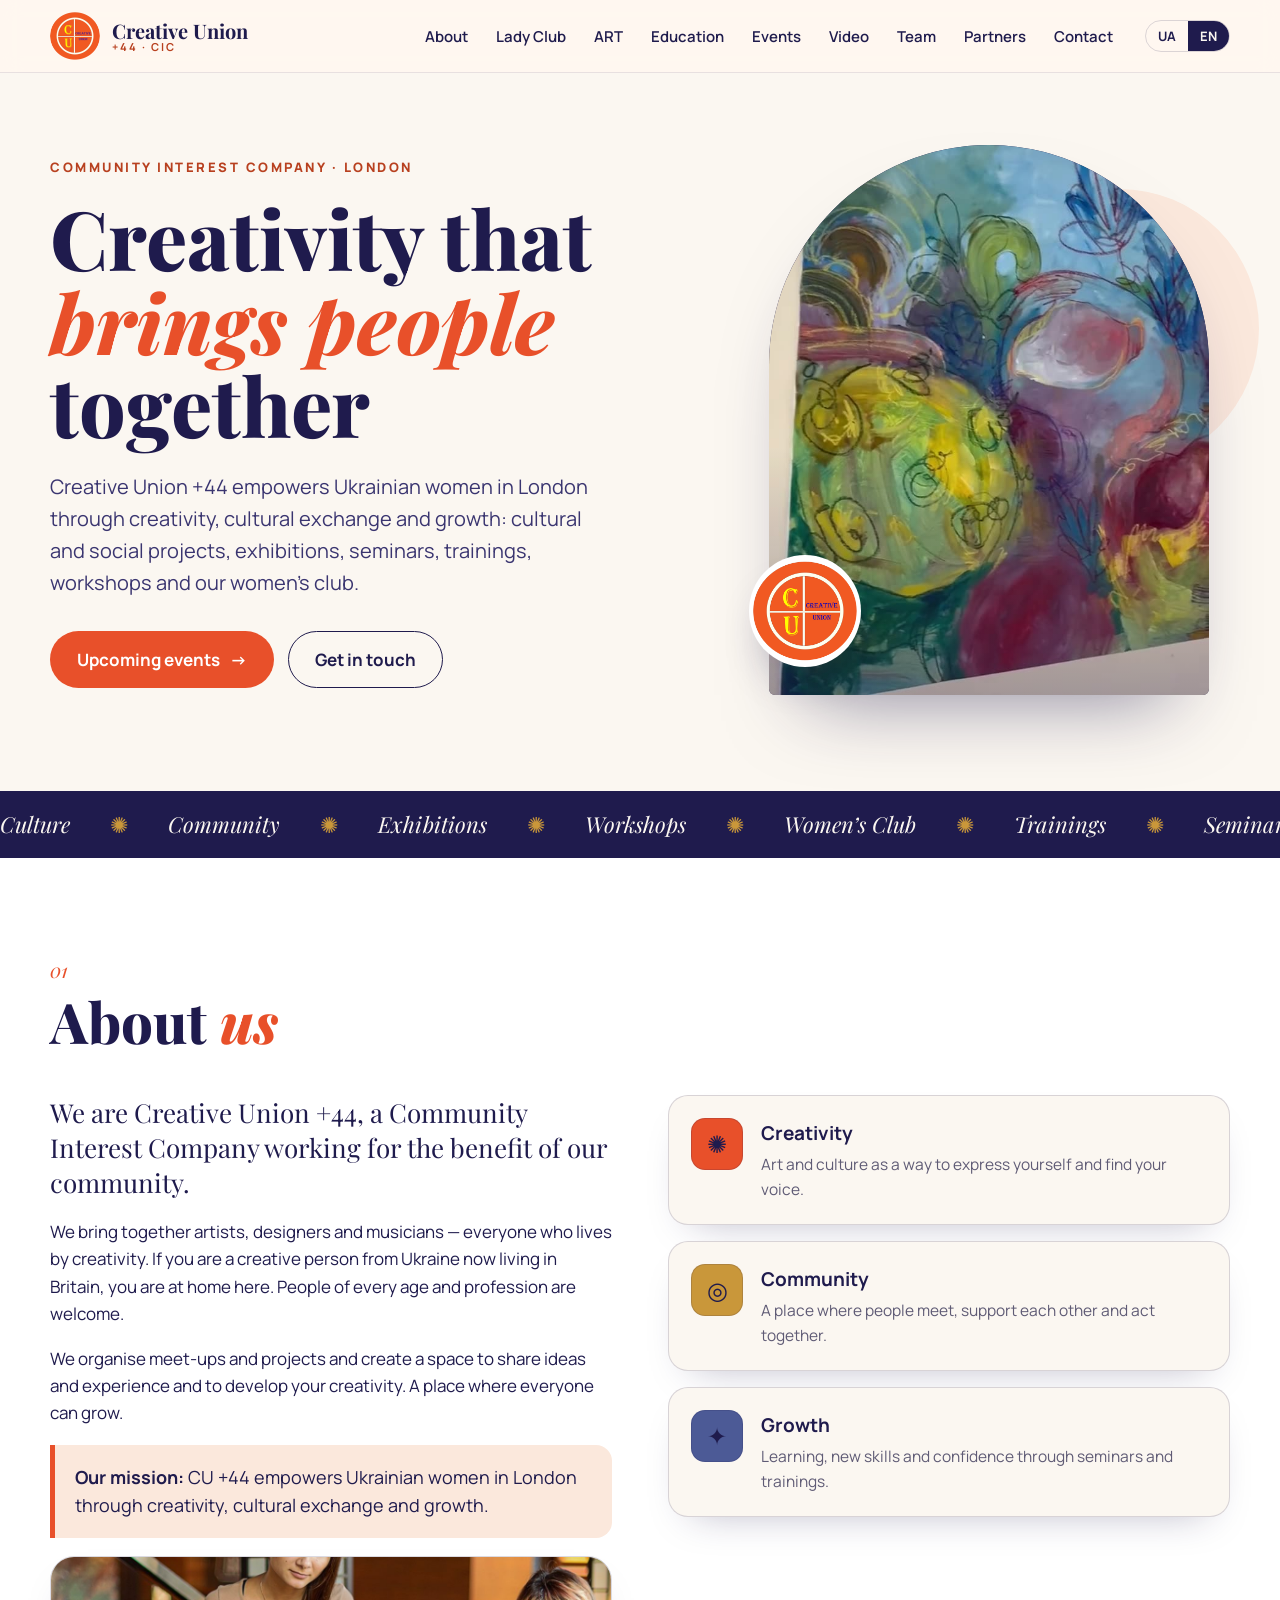
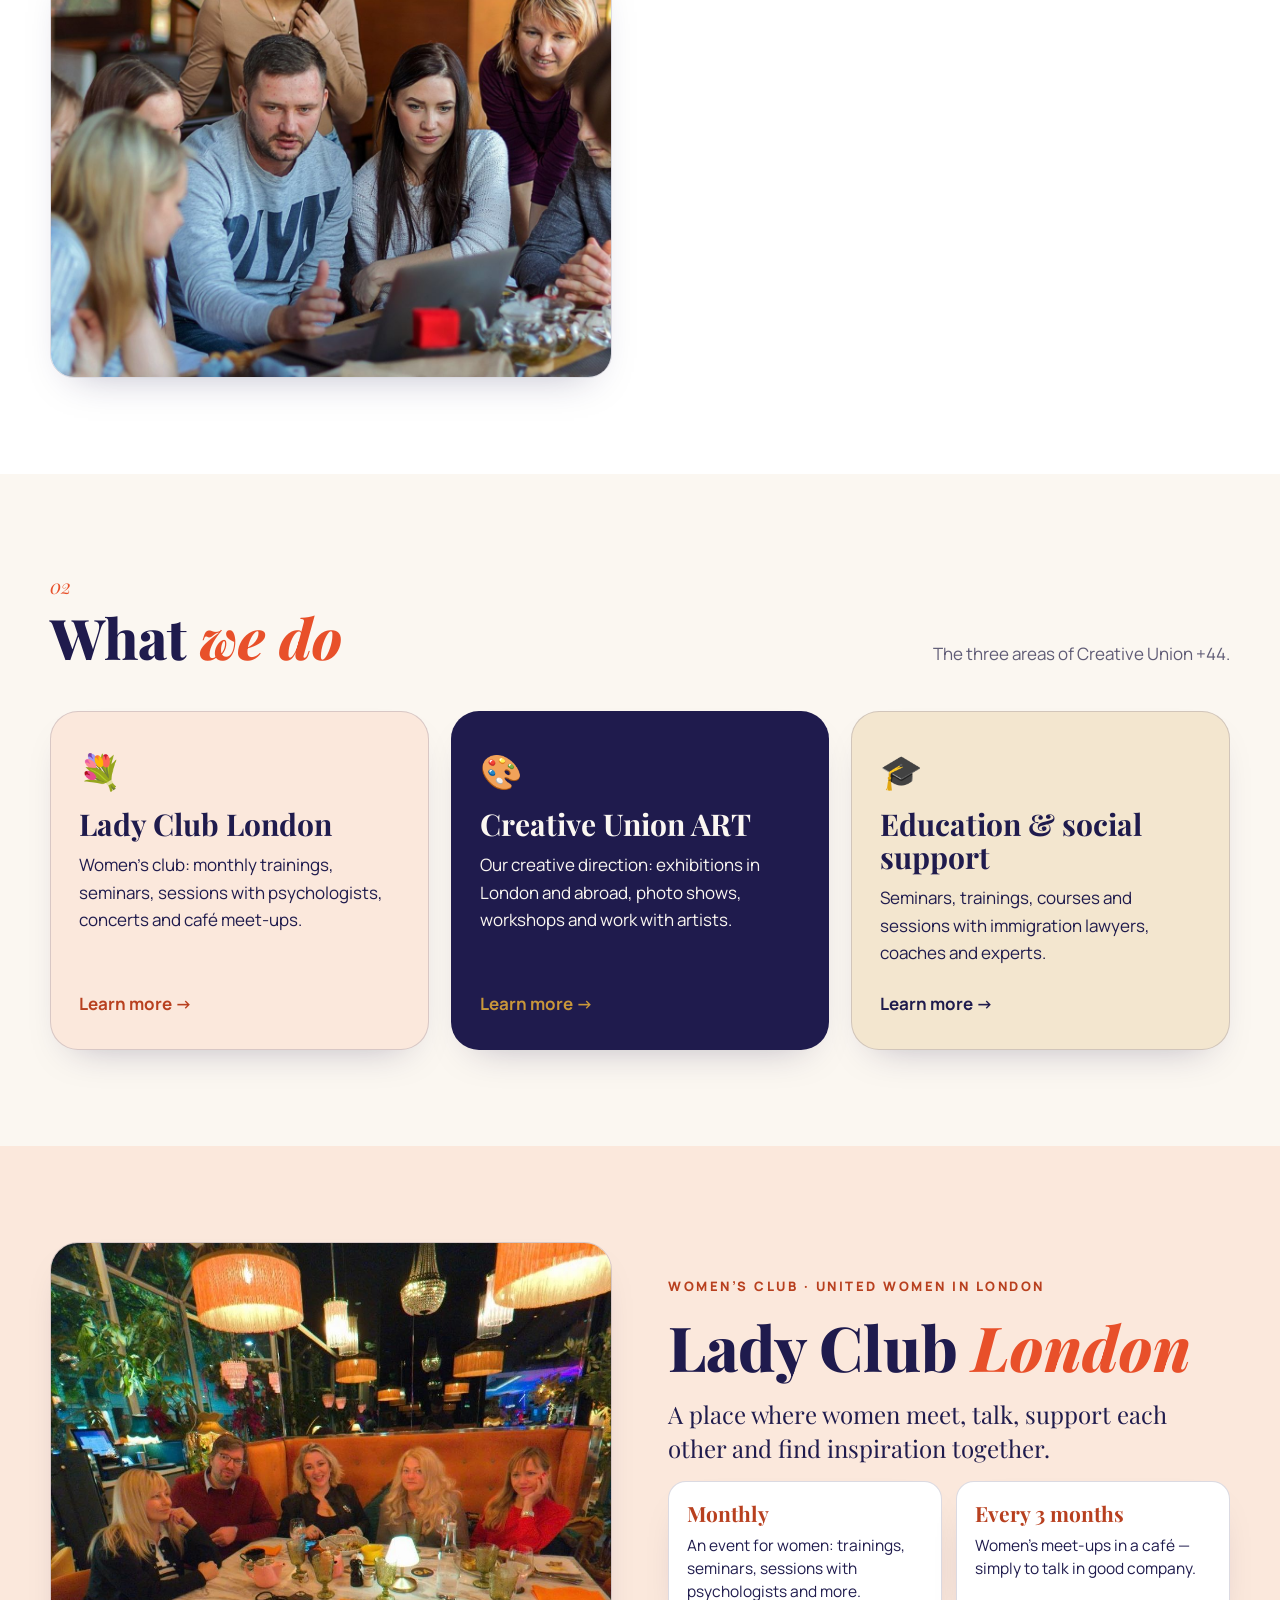
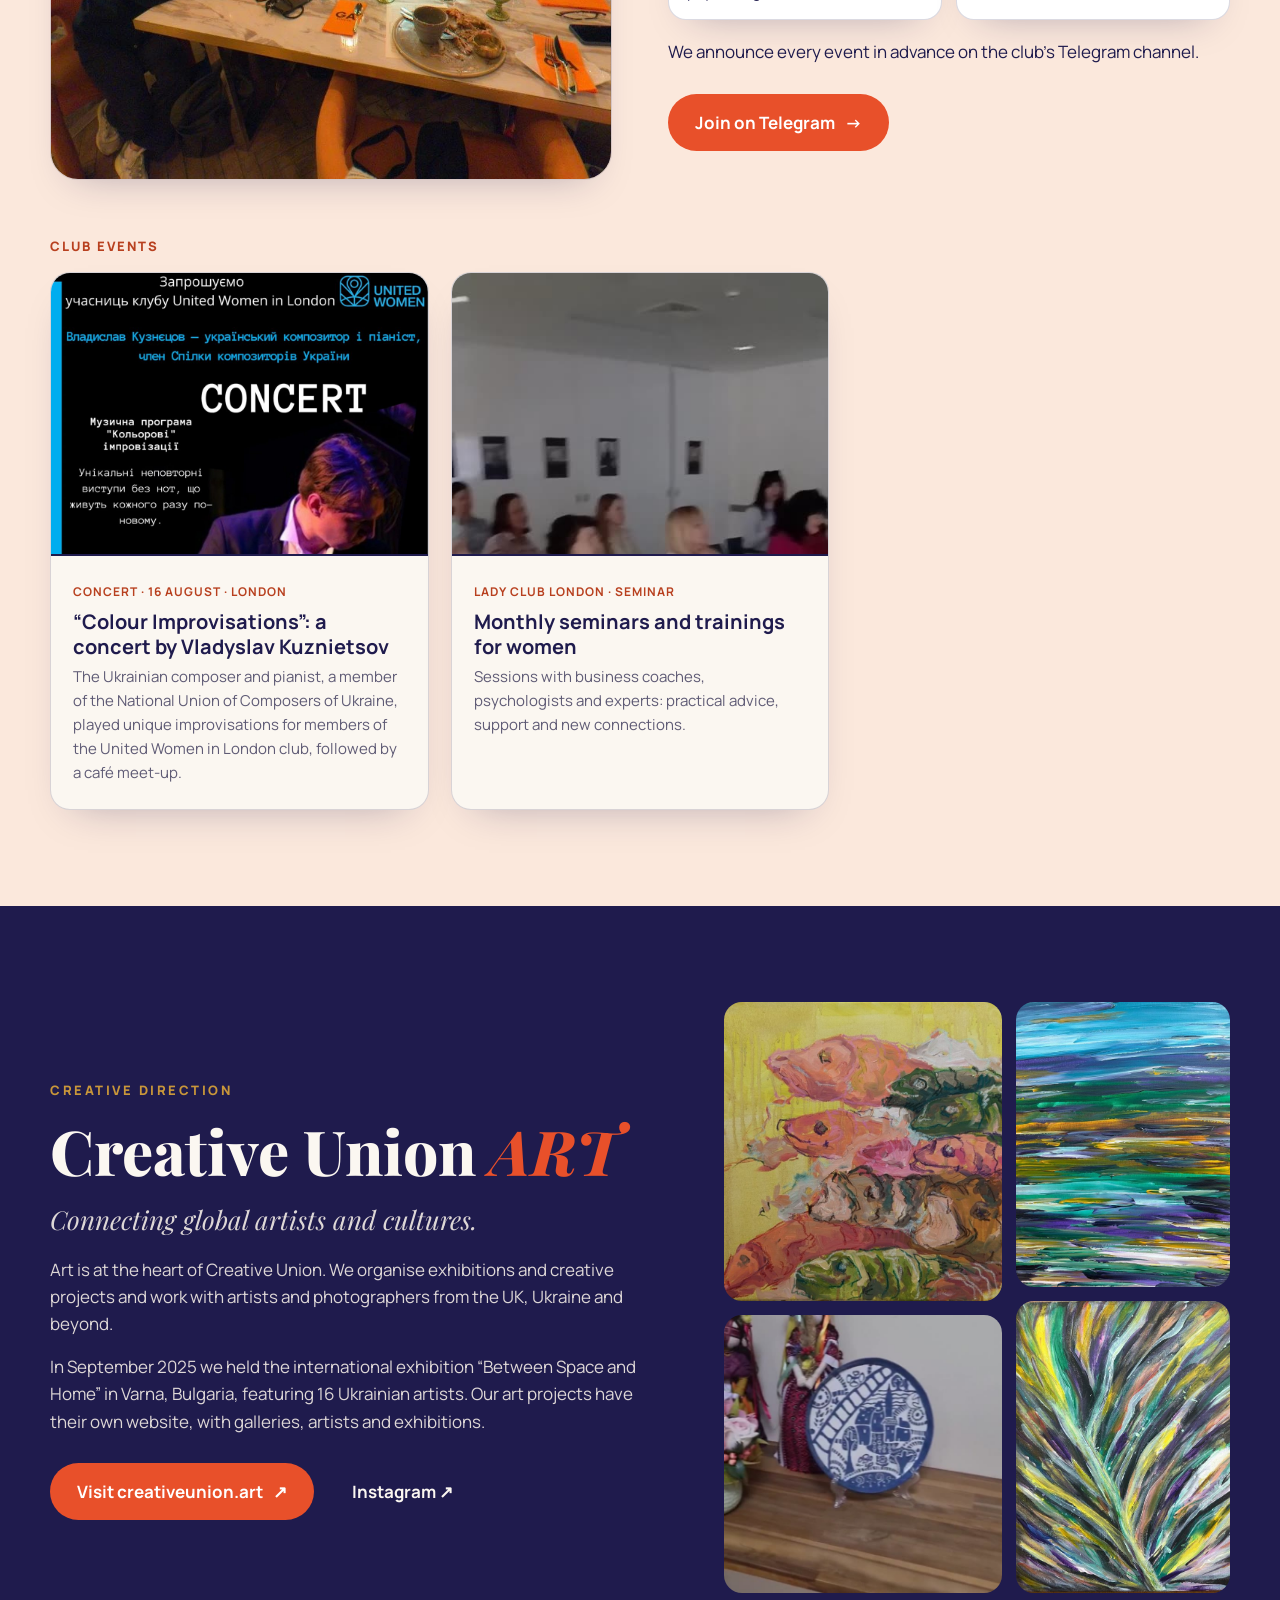
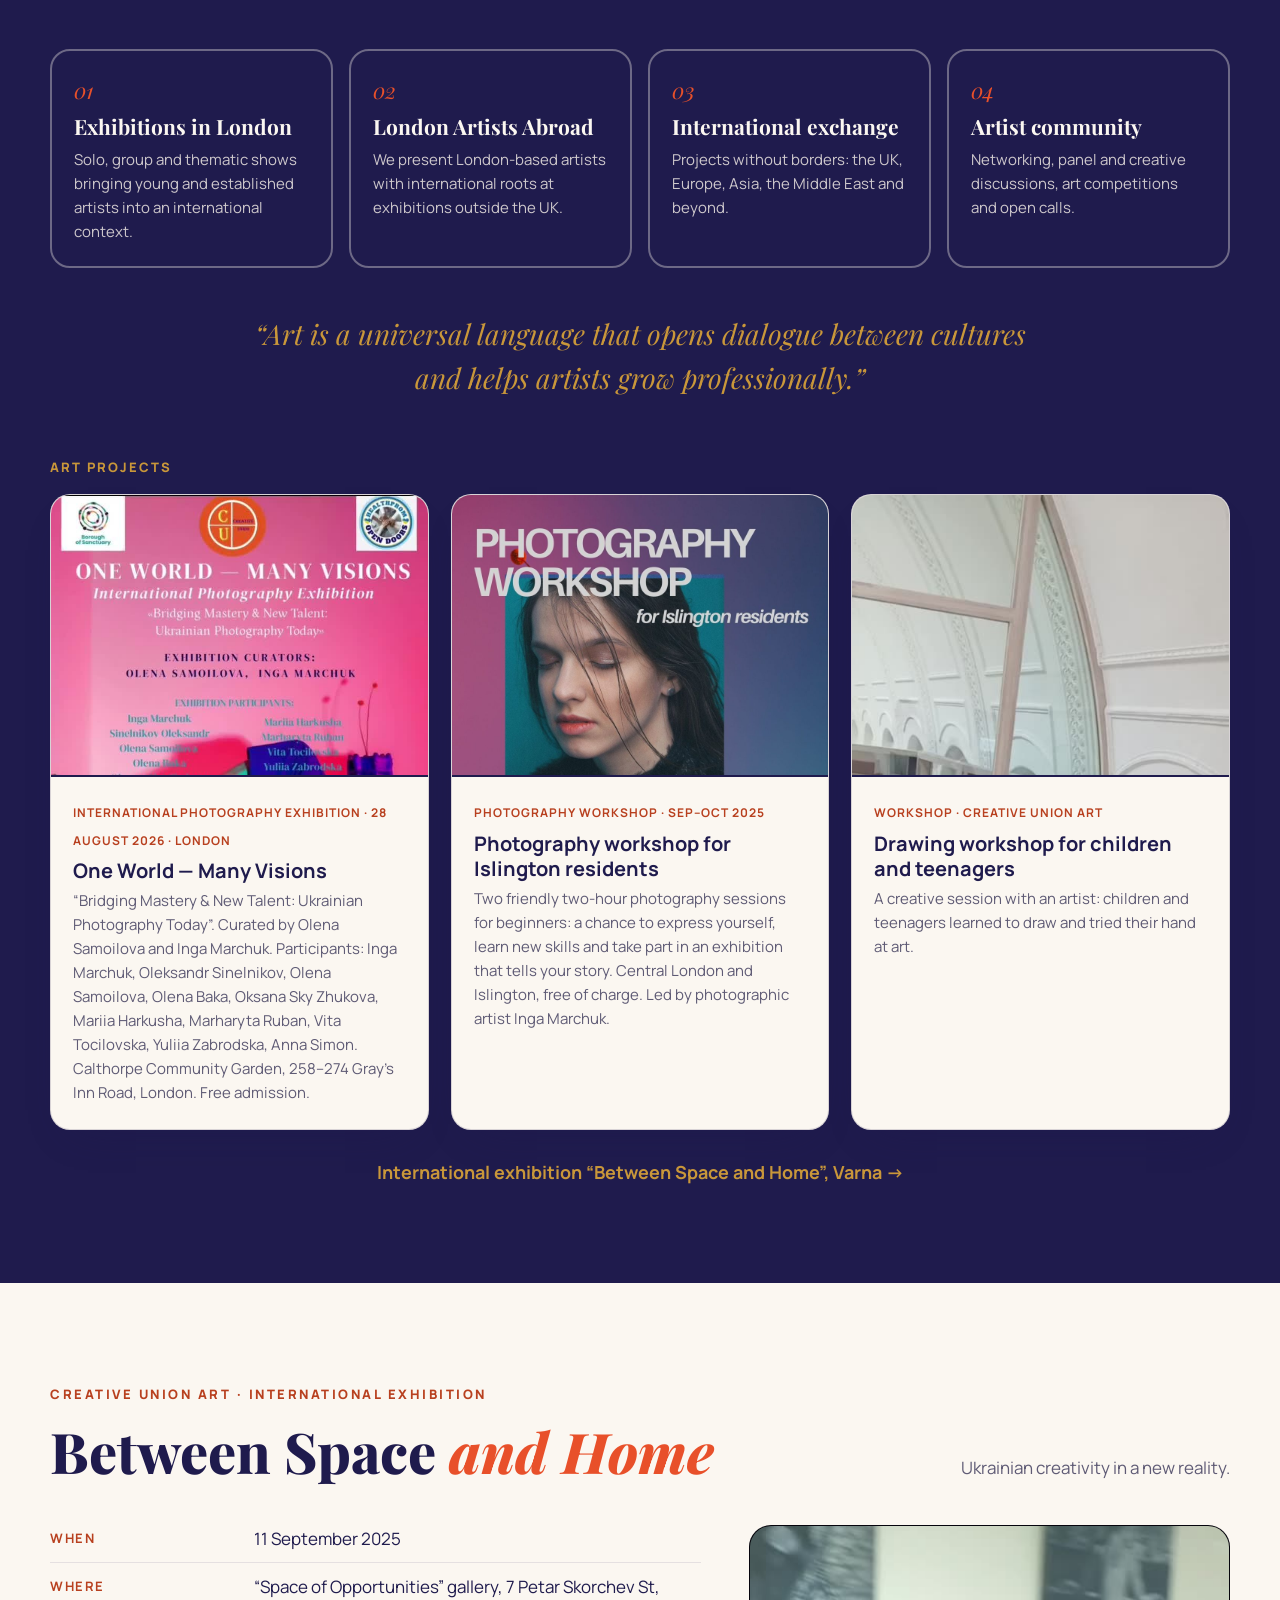
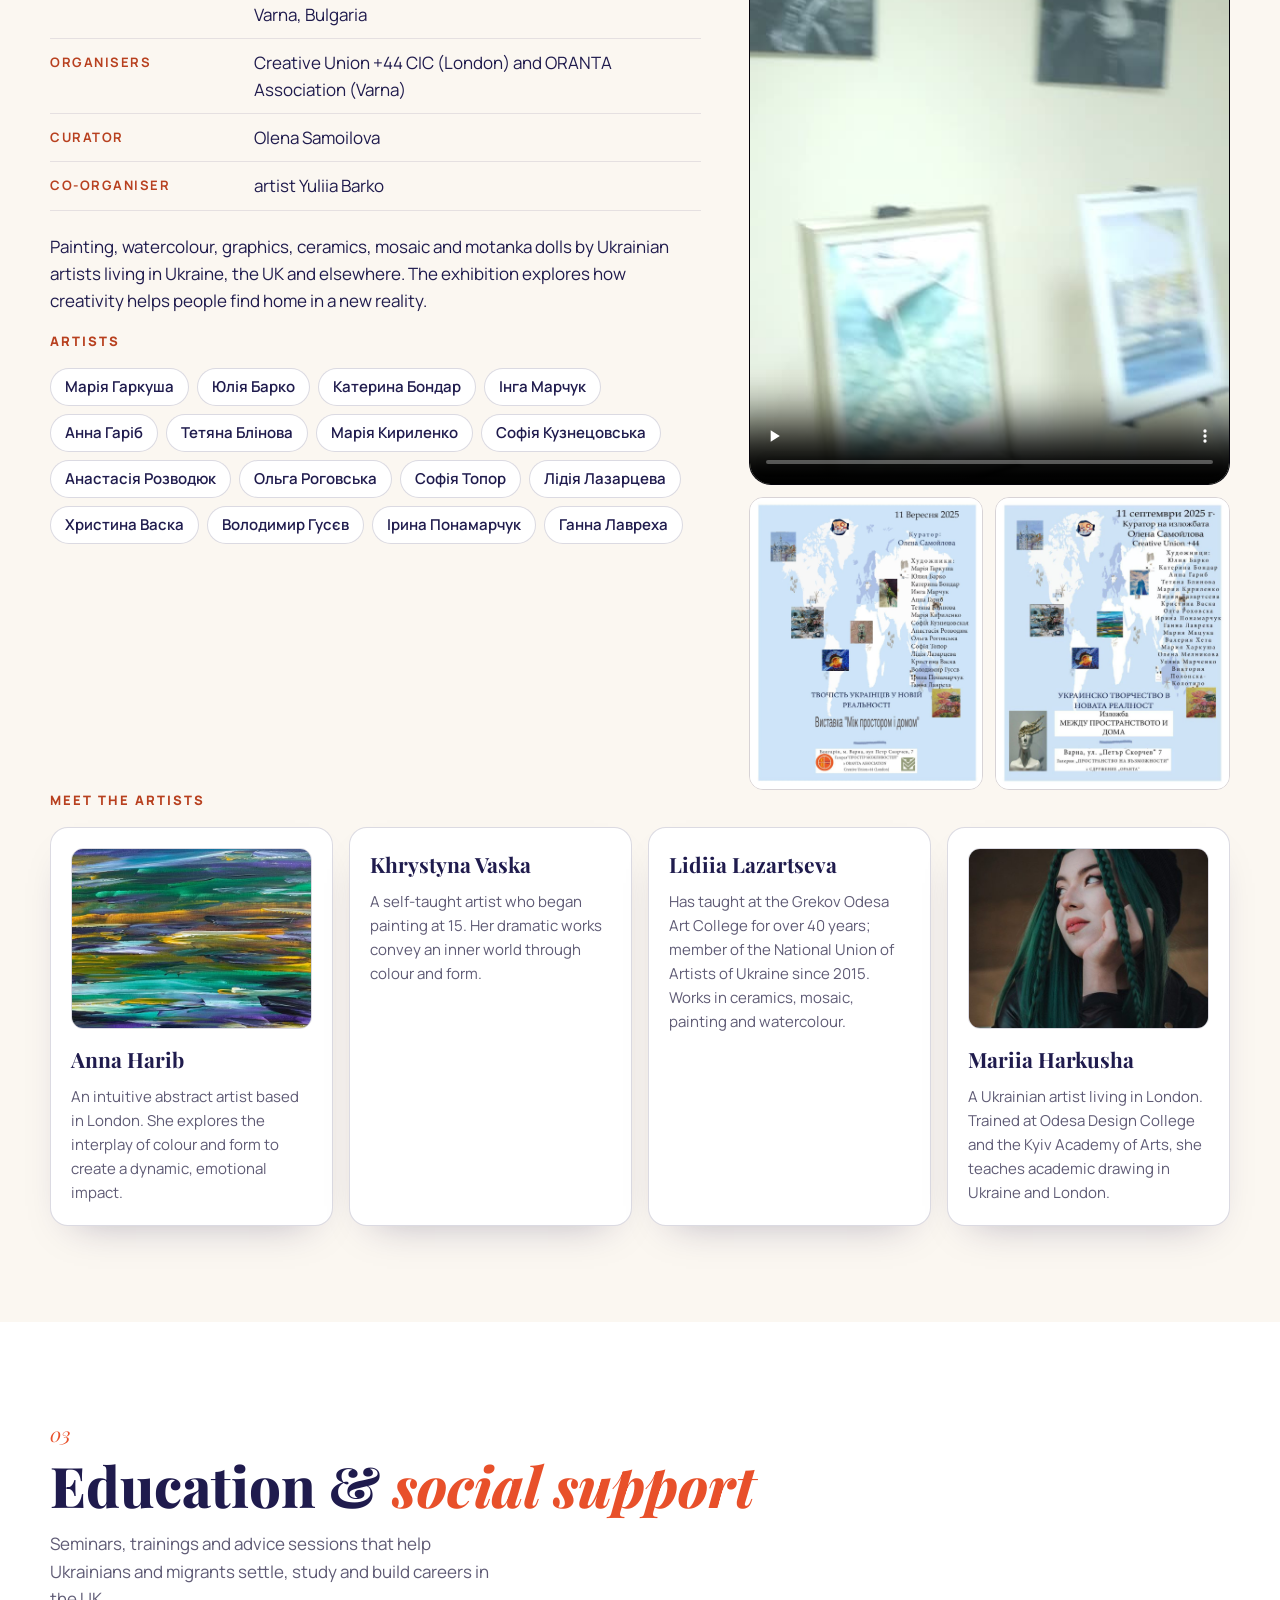
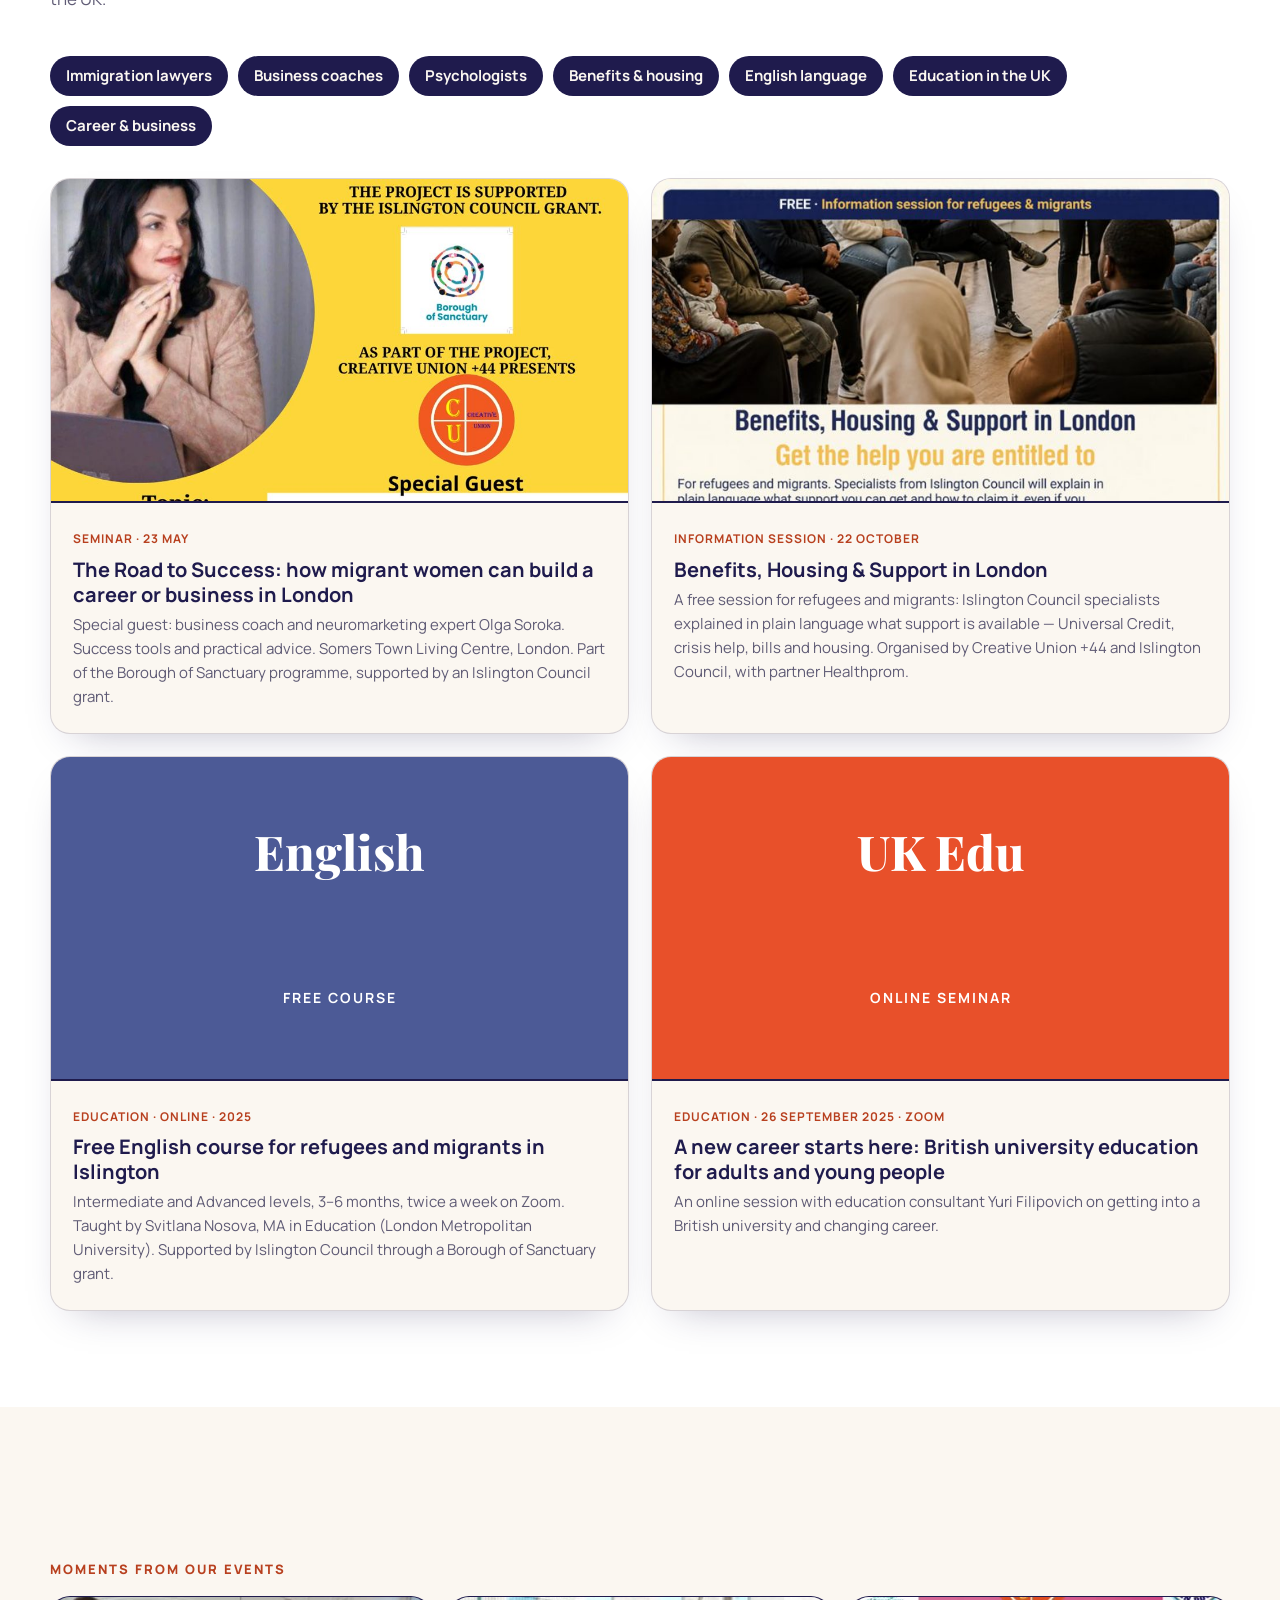
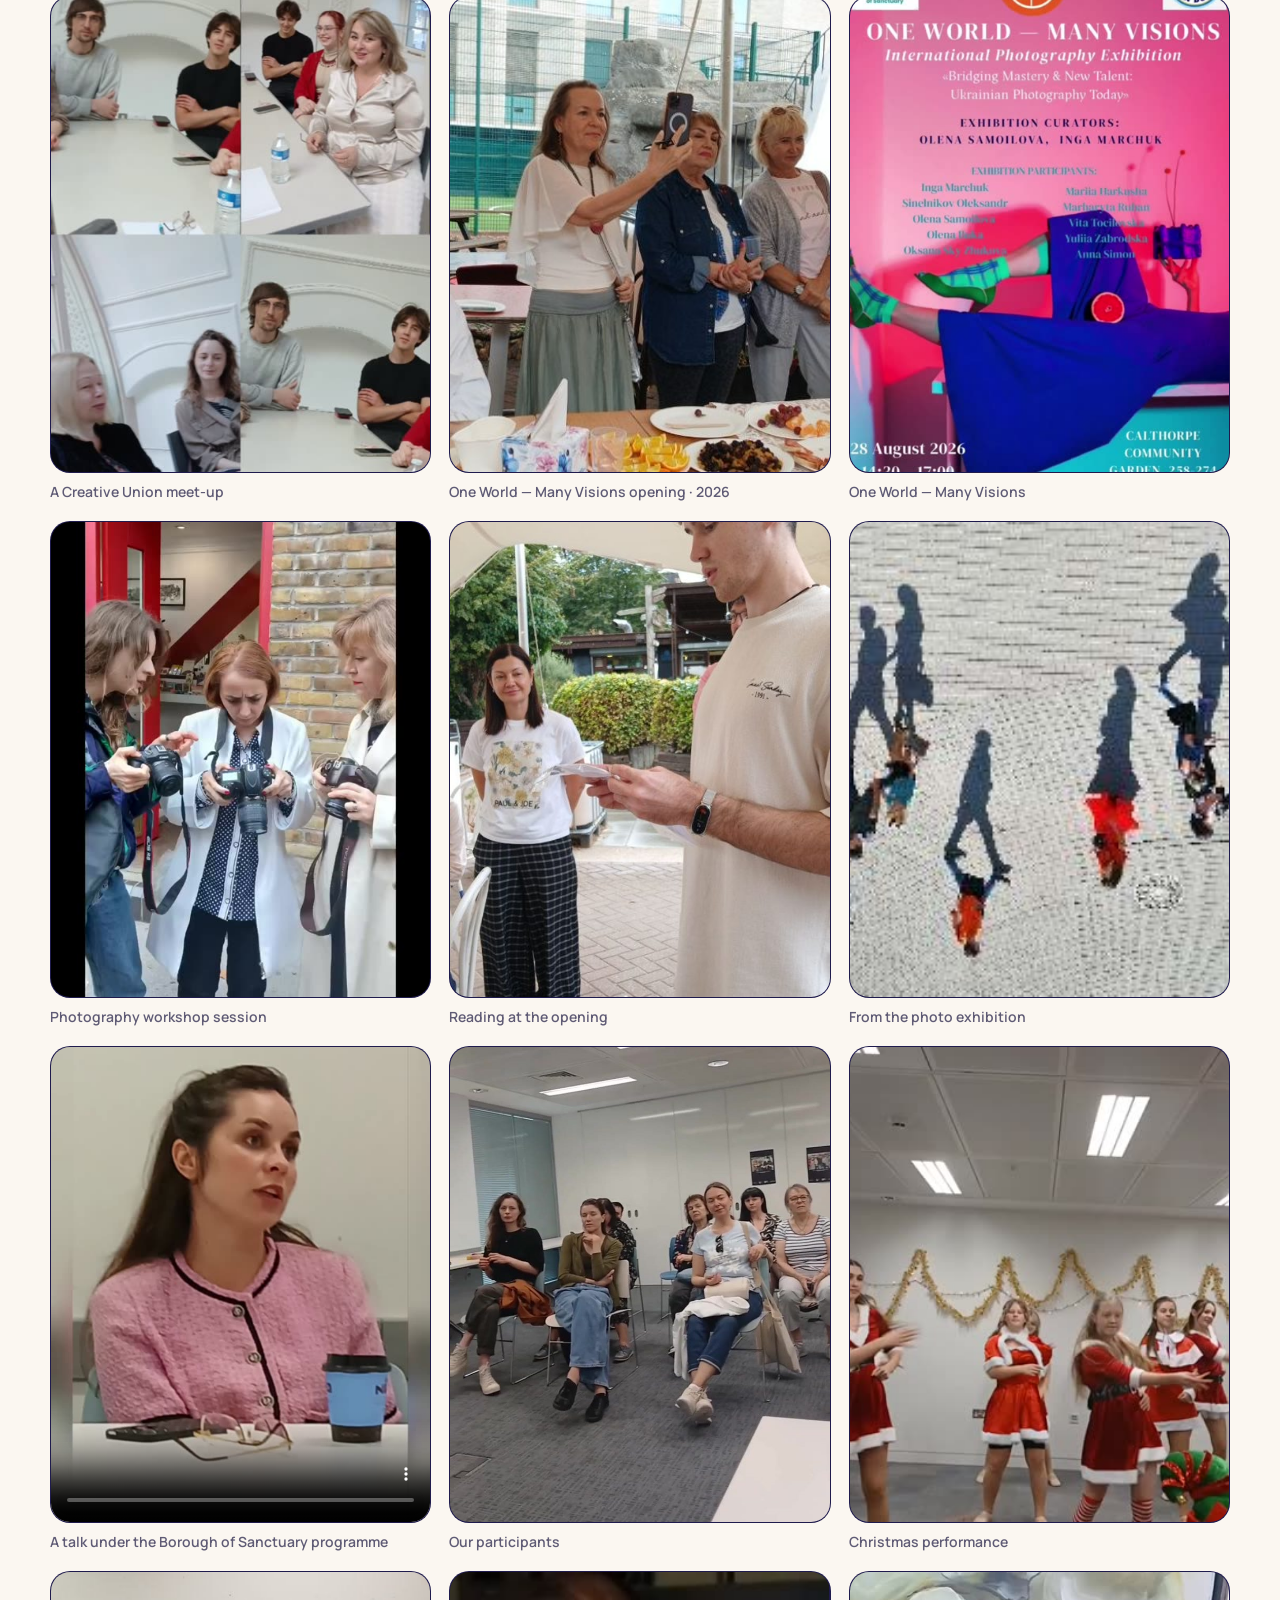
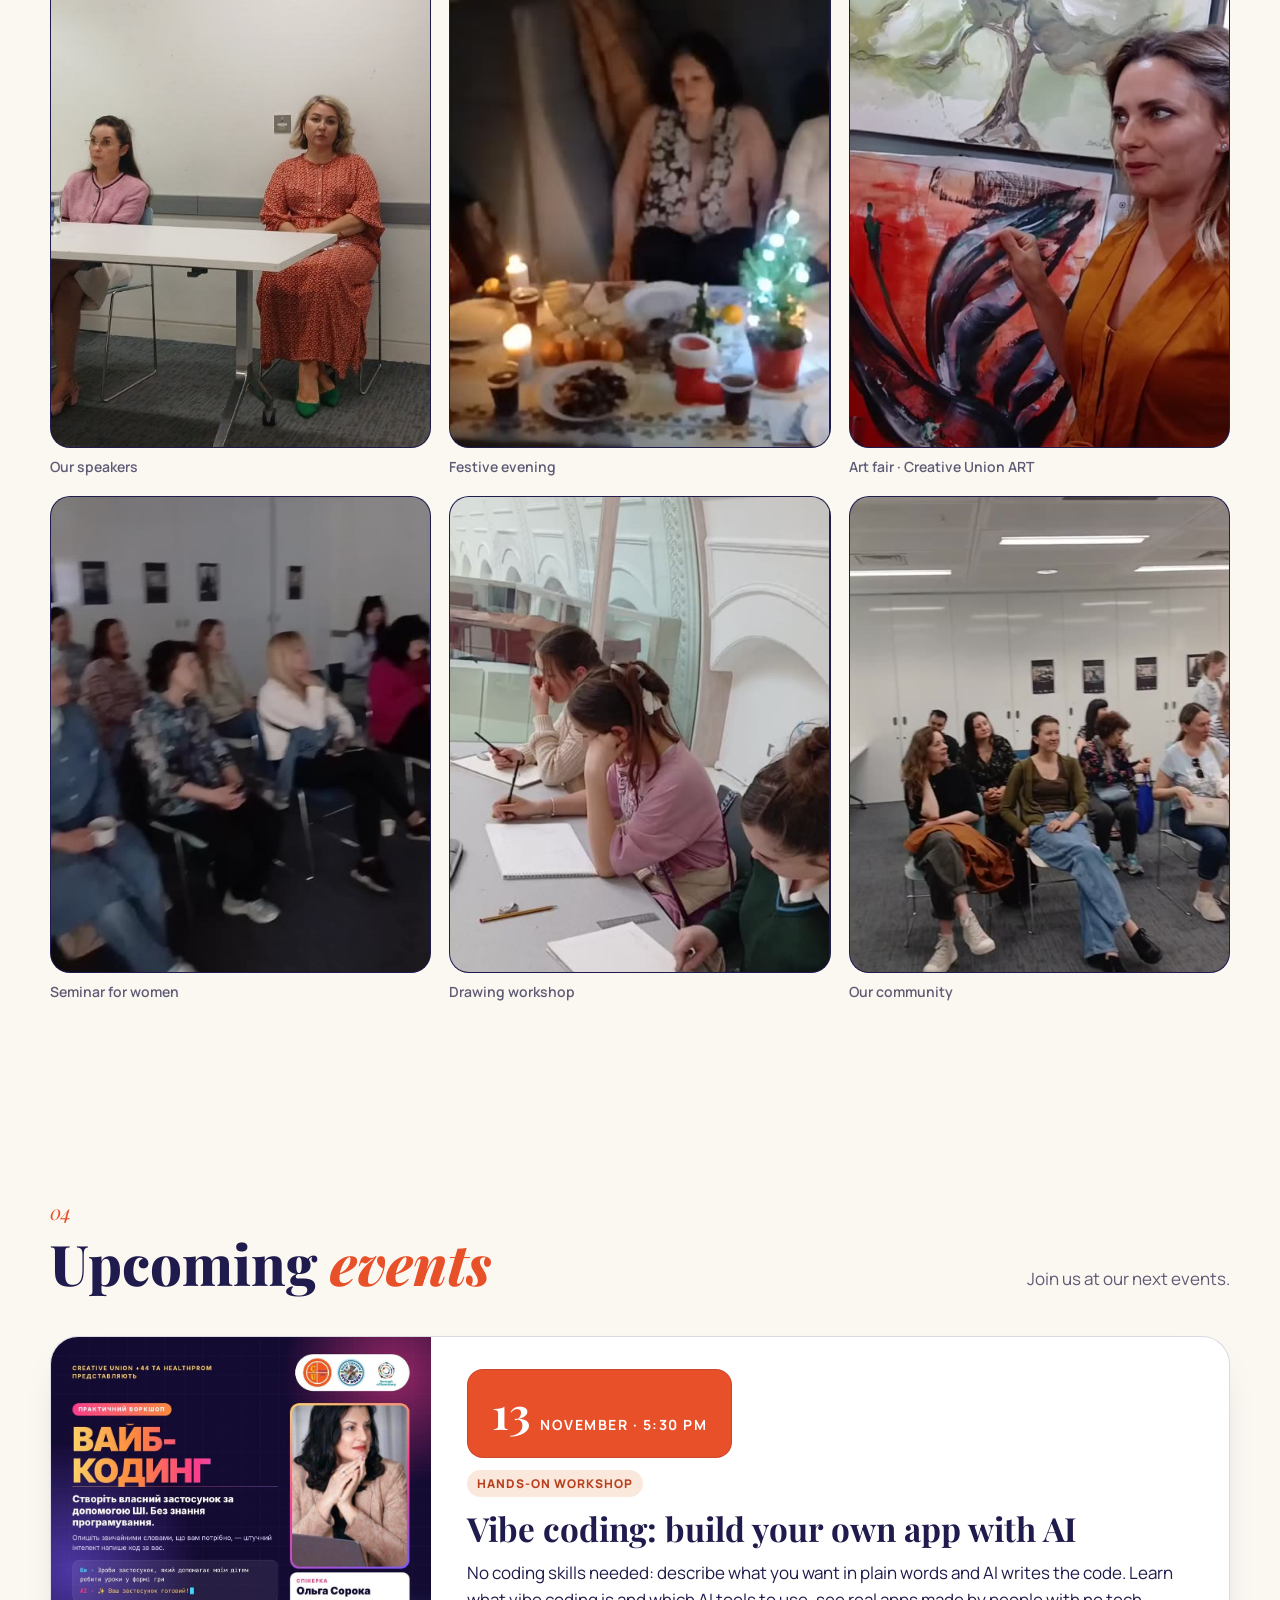
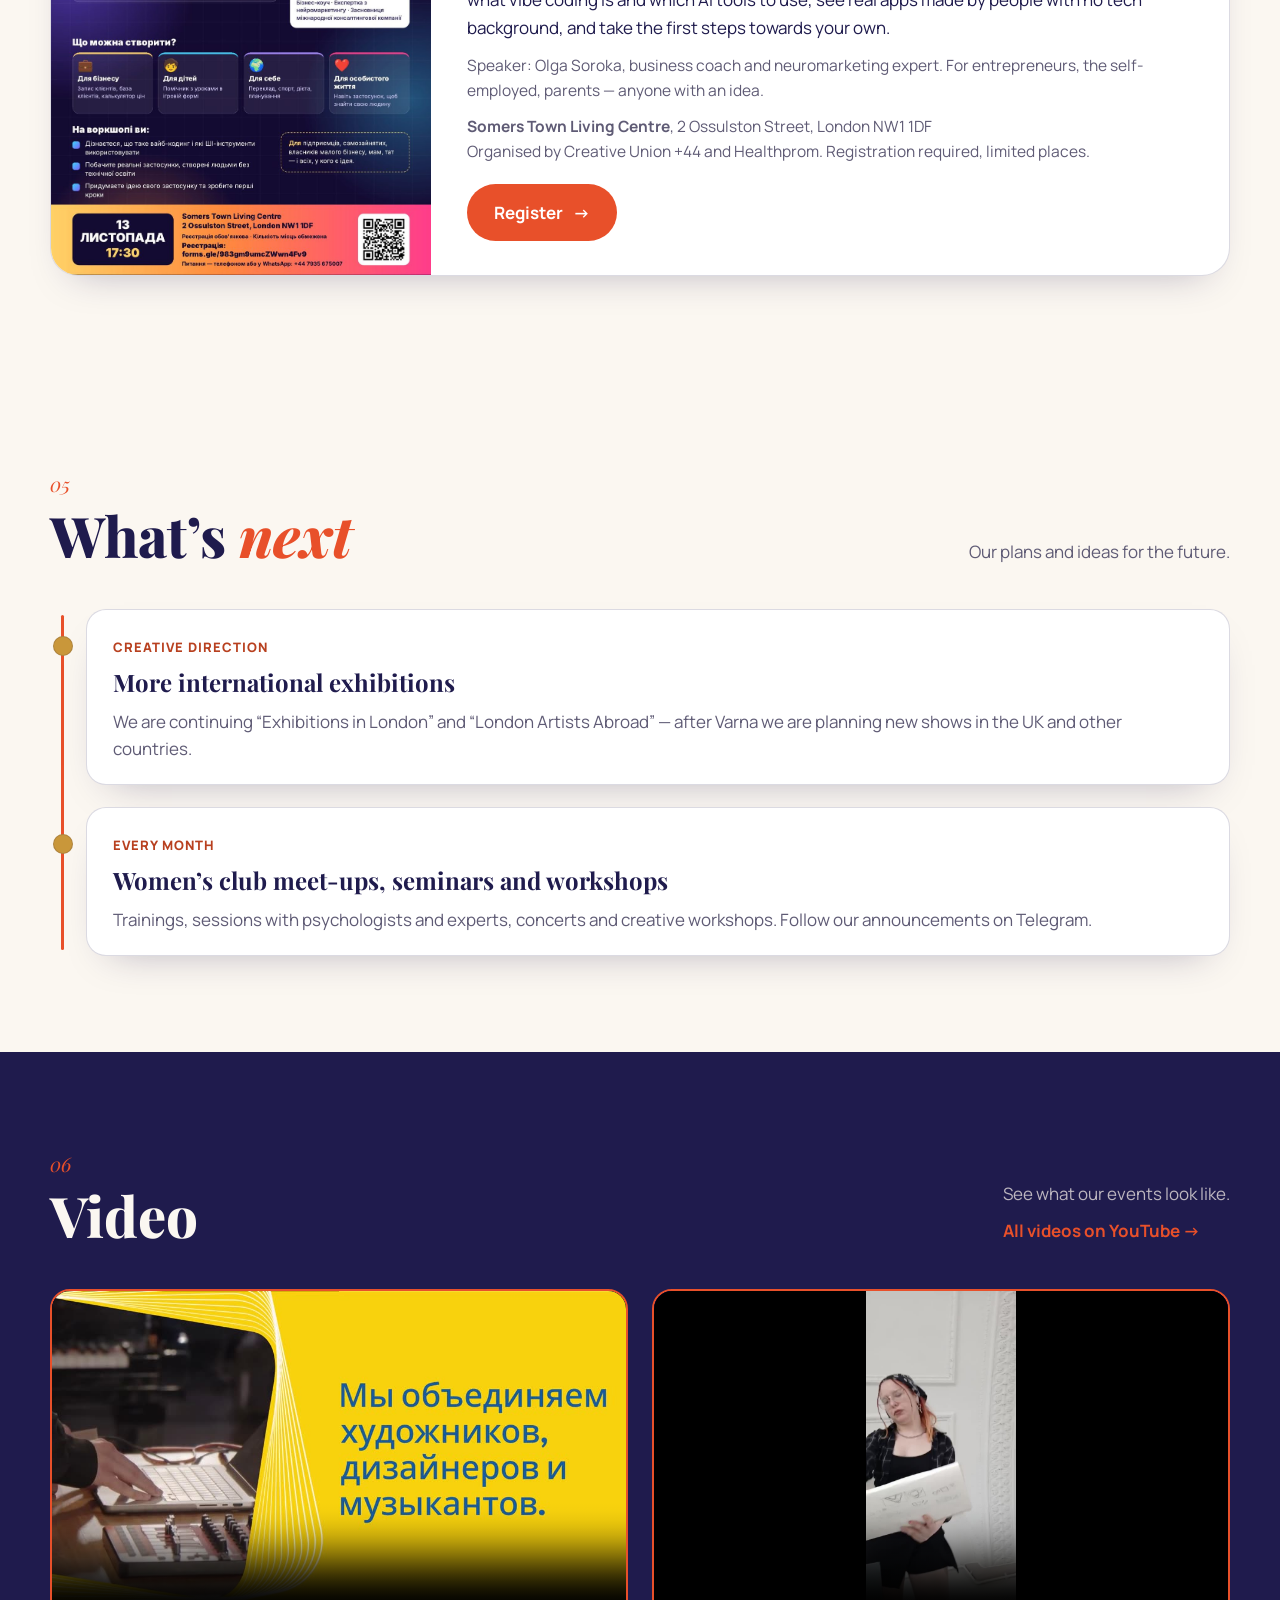
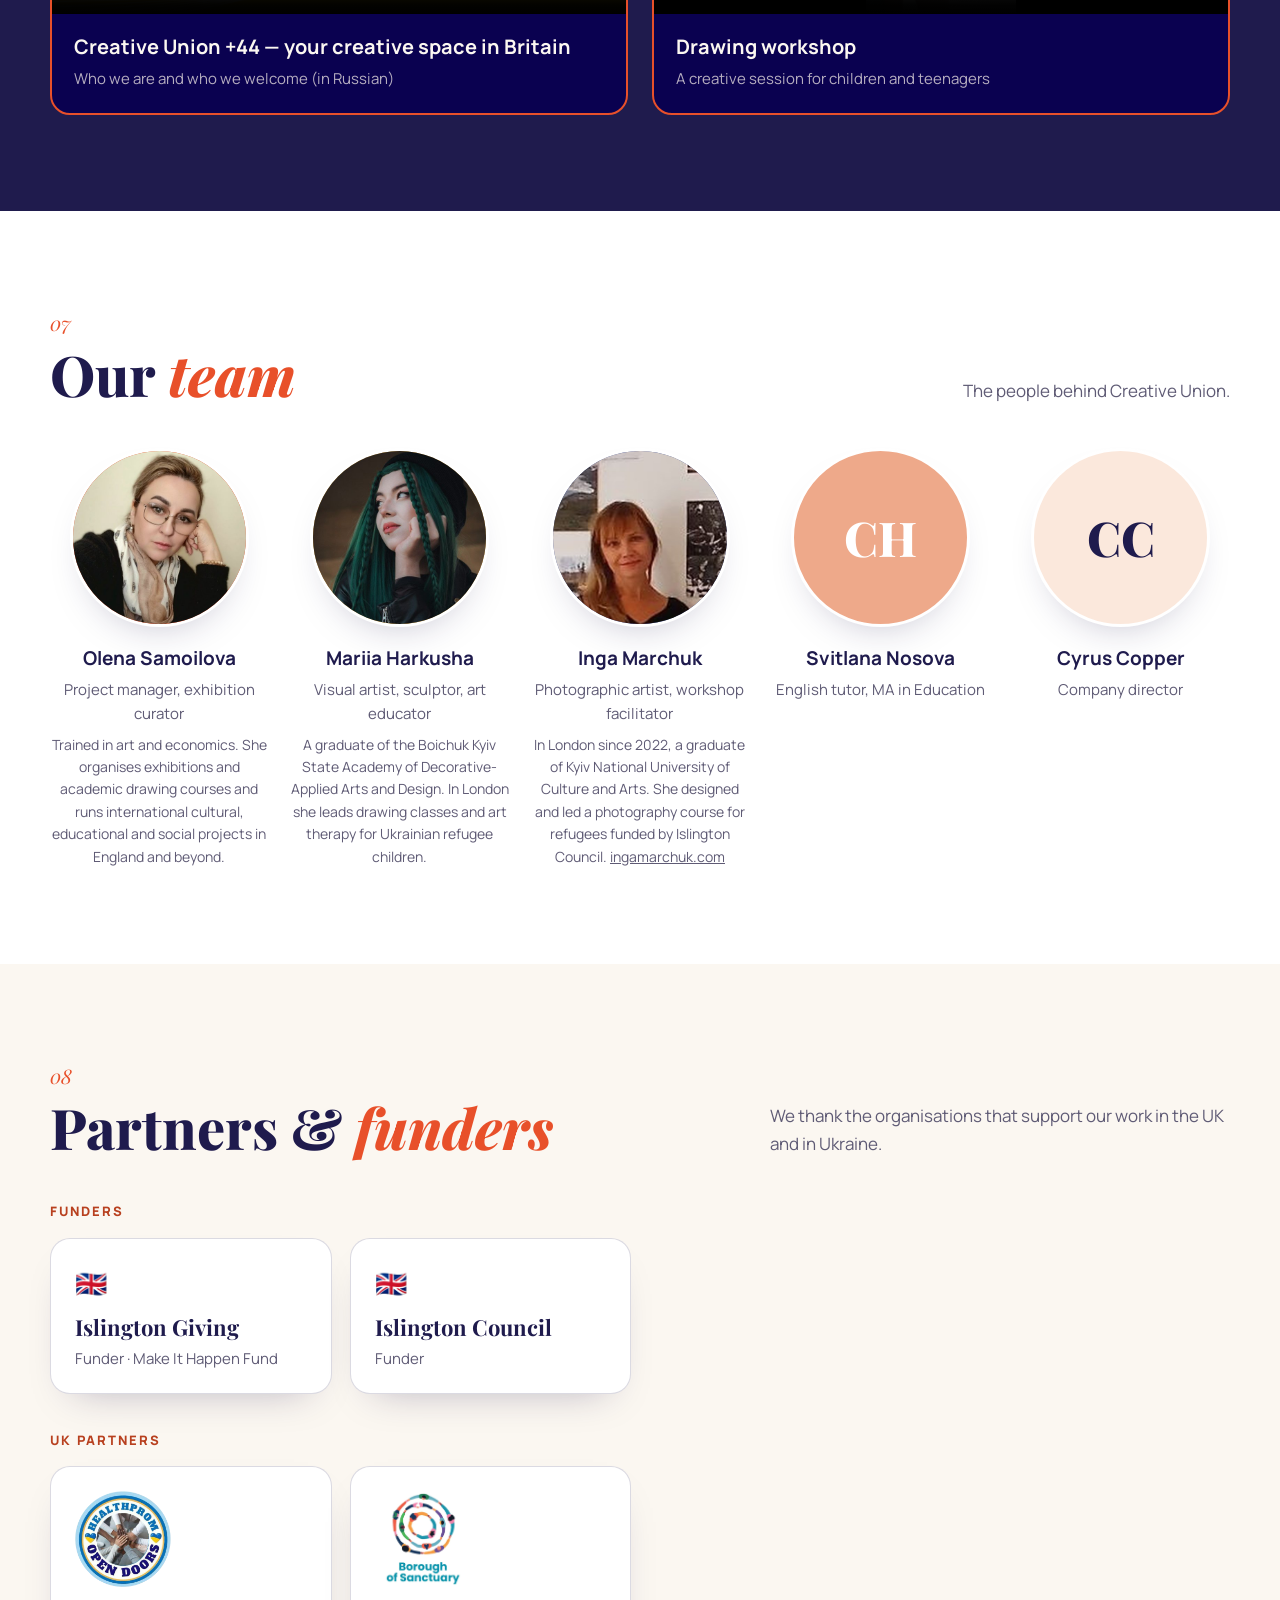
<file: index.html>
<!doctype html>
<html lang="uk">
<head>
  <meta charset="utf-8">
  <meta name="viewport" content="width=device-width, initial-scale=1">
  <title>Creative Union +44 CIC</title>
  <meta name="description" content="Creative Union +44 CIC — культурні та соціальні проєкти, виставки, семінари, тренінги, майстер-класи та жіночий клуб.">
  <meta name="theme-color" content="#f24822">
  <link rel="preconnect" href="https://fonts.googleapis.com">
  <link rel="preconnect" href="https://fonts.gstatic.com" crossorigin>
  <link href="https://fonts.googleapis.com/css2?family=Manrope:wght@400;600;700;800&family=Playfair+Display:ital,wght@0,700;0,800;1,700;1,800&display=swap&subset=cyrillic" rel="stylesheet">
  <link rel="stylesheet" href="styles.css">
  <link rel="icon" href="/favicon.ico" sizes="48x48">
  <link rel="icon" type="image/png" sizes="96x96" href="img/favicon-96.png">
  <link rel="icon" type="image/png" sizes="192x192" href="img/favicon-192.png">
  <link rel="apple-touch-icon" href="img/apple-touch-icon.png">
  <link rel="canonical" href="https://creativeunion44.org.uk/">
  <meta property="og:type" content="website">
  <meta property="og:url" content="https://creativeunion44.org.uk/">
  <meta property="og:title" content="Creative Union +44 CIC">
  <meta property="og:description" content="Lady Club London, Creative Union ART, education and social support for the Ukrainian community in London.">
  <meta property="og:image" content="https://creativeunion44.org.uk/img/logo.png">
  <script type="application/ld+json">
  {
    "@context": "https://schema.org",
    "@type": "NGO",
    "name": "Creative Union +44 CIC",
    "alternateName": ["Creative Union 44", "CREATIVE UNION +44 C.I.C.", "Creative Union ART"],
    "url": "https://creativeunion44.org.uk/",
    "logo": "https://creativeunion44.org.uk/img/favicon-512.png",
    "image": "https://creativeunion44.org.uk/img/logo.png",
    "description": "London-based Community Interest Company that empowers Ukrainian women through creativity, cultural exchange and growth: Lady Club London, Creative Union ART, education and social support.",
    "email": "creative.union44@gmail.com",
    "telephone": "+44 7935 675007",
    "areaServed": "London",
    "address": {"@type": "PostalAddress", "addressLocality": "London", "addressCountry": "GB"},
    "identifier": {"@type": "PropertyValue", "propertyID": "Companies House", "value": "16237503"},
    "sameAs": [
      "https://www.facebook.com/creative.union.44",
      "https://www.instagram.com/creativeunionart/",
      "https://www.tiktok.com/@creative.union.44",
      "https://www.youtube.com/@creativeunion44",
      "https://t.me/creativeunion44",
      "https://www.creativeunion.art/",
      "https://find-and-update.company-information.service.gov.uk/company/16237503"
    ]
  }
  </script>
</head>
<body>

<!--
  HOW TO EDIT
  • Every text is written twice: data-l="uk" (Ukrainian) and data-l="en" (English).
  • Anything with class="ph" is a PLACEHOLDER — replace it with real content and remove "ph".
  • Logo: put the file at docs/img/logo.png and replace the "CU" text in .brand-mark with
    <img src="img/logo.png" alt="Creative Union +44 CIC">
-->

<header class="site-header">
  <div class="container nav">
    <a class="brand" href="#top">
      <span class="brand-mark"><img src="img/logo.png" alt="Creative Union +44 CIC logo"></span>
      <span class="brand-name">Creative Union <small>+44 · CIC</small></span>
    </a>
    <ul class="menu" id="menu">
      <li><a href="#about"><span data-l="uk">Про нас</span><span data-l="en">About</span></a></li>
      <li><a href="#club">Lady Club</a></li>
      <li><a href="#art">ART</a></li>
      <li><a href="#education"><span data-l="uk">Освіта</span><span data-l="en">Education</span></a></li>
      <li><a href="#events"><span data-l="uk">Анонси</span><span data-l="en">Events</span></a></li>
      <li><a href="#video"><span data-l="uk">Відео</span><span data-l="en">Video</span></a></li>
      <li><a href="#team"><span data-l="uk">Команда</span><span data-l="en">Team</span></a></li>
      <li><a href="#partners"><span data-l="uk">Партнери</span><span data-l="en">Partners</span></a></li>
      <li><a href="#contact"><span data-l="uk">Контакти</span><span data-l="en">Contact</span></a></li>
    </ul>
    <div class="lang" role="group" aria-label="Language">
      <button data-set="uk" type="button">UA</button>
      <button data-set="en" type="button">EN</button>
    </div>
    <button class="burger" id="burger" type="button" aria-label="Menu" aria-controls="menu" aria-expanded="false">
      <span></span><span></span><span></span>
    </button>
  </div>
</header>

<main id="top">

  <!-- HERO -->
  <section class="hero">
    <div class="container hero-grid">
      <div class="reveal">
        <span class="eyebrow">
          <span data-l="uk">Соціальне підприємство · Лондон</span>
          <span data-l="en">Community Interest Company · London</span>
        </span>
        <h1>
          <span data-l="uk">Творчість, що <em>об’єднує</em> людей</span>
          <span data-l="en">Creativity that <em>brings people</em> together</span>
        </h1>
        <p class="lead">
          <span data-l="uk">Creative Union +44 підтримує та надихає українських жінок у Лондоні через творчість, культурний обмін і розвиток: культурні та соціальні проєкти, виставки, семінари, тренінги, майстер-класи й жіночий клуб.</span>
          <span data-l="en">Creative Union +44 empowers Ukrainian women in London through creativity, cultural exchange and growth: cultural and social projects, exhibitions, seminars, trainings, workshops and our women’s club.</span>
        </p>
        <div class="hero-cta">
          <a class="btn btn-primary" href="#events"><span data-l="uk">Найближчі події</span><span data-l="en">Upcoming events</span> →</a>
          <a class="btn btn-ghost" href="#contact"><span data-l="uk">Зв’язатися з нами</span><span data-l="en">Get in touch</span></a>
        </div>
      </div>
      <div class="hero-art reveal">
        <span class="hero-dot" aria-hidden="true"></span>
        <div class="hero-video">
          <video src="media/hero.mp4" poster="media/hero-poster.jpg" autoplay muted loop playsinline preload="auto" aria-label="Moments from Creative Union +44 exhibitions and events"></video>
        </div>
        <img class="hero-badge" src="img/logo.png" alt="Creative Union +44 CIC logo" width="120" height="120">
      </div>
    </div>
  </section>

  <div class="ticker" aria-hidden="true">
    <div class="ticker-track">
      <span data-l="uk">Культура</span><span data-l="uk">Спільнота</span><span data-l="uk">Виставки</span><span data-l="uk">Майстер-класи</span><span data-l="uk">Жіночий клуб</span><span data-l="uk">Тренінги</span><span data-l="uk">Семінари</span><span data-l="uk">Соціальні проєкти</span>
      <span data-l="uk">Культура</span><span data-l="uk">Спільнота</span><span data-l="uk">Виставки</span><span data-l="uk">Майстер-класи</span><span data-l="uk">Жіночий клуб</span><span data-l="uk">Тренінги</span><span data-l="uk">Семінари</span><span data-l="uk">Соціальні проєкти</span>
      <span data-l="en">Culture</span><span data-l="en">Community</span><span data-l="en">Exhibitions</span><span data-l="en">Workshops</span><span data-l="en">Women’s Club</span><span data-l="en">Trainings</span><span data-l="en">Seminars</span><span data-l="en">Social projects</span>
      <span data-l="en">Culture</span><span data-l="en">Community</span><span data-l="en">Exhibitions</span><span data-l="en">Workshops</span><span data-l="en">Women’s Club</span><span data-l="en">Trainings</span><span data-l="en">Seminars</span><span data-l="en">Social projects</span>
    </div>
  </div>

  <!-- ABOUT -->
  <section class="block alt" id="about">
    <div class="container">
      <div class="section-head reveal">
        <div>
          <span class="num">01</span>
          <h2><span data-l="uk">Про <em>нас</em></span><span data-l="en">About <em>us</em></span></h2>
        </div>
      </div>
      <div class="about-grid">
        <div class="about-text reveal">
          <p class="big">
            <span data-l="uk">Ми — Creative Union +44, некомерційне соціальне підприємство (Community Interest Company), яке працює на благо громади.</span>
            <span data-l="en">We are Creative Union +44, a Community Interest Company working for the benefit of our community.</span>
          </p>
          <p>
            <span data-l="uk">Ми об’єднуємо художників, дизайнерів, музикантів — усіх, хто живе творчістю. Якщо ви творча людина з України й зараз у Британії — ви вдома. Ми раді людям будь-якого віку та професії.</span>
            <span data-l="en">We bring together artists, designers and musicians — everyone who lives by creativity. If you are a creative person from Ukraine now living in Britain, you are at home here. People of every age and profession are welcome.</span>
          </p>
          <p>
            <span data-l="uk">Ми влаштовуємо зустрічі та проєкти, створюємо простір для обміну ідеями й досвідом і можливості розвивати свою творчість. Це місце, де кожен може зростати.</span>
            <span data-l="en">We organise meet-ups and projects and create a space to share ideas and experience and to develop your creativity. A place where everyone can grow.</span>
          </p>
          <p class="mission">
            <span data-l="uk"><b>Наша місія:</b> підтримувати та надихати українських жінок у Лондоні через творчість, культурний обмін і розвиток.</span>
            <span data-l="en"><b>Our mission:</b> CU +44 empowers Ukrainian women in London through creativity, cultural exchange and growth.</span>
          </p>
          <img class="about-photo" src="img/community-workshop.jpg" alt="Учасники заходу Creative Union / Creative Union event participants" width="1200" height="900" loading="lazy">
        </div>
        <div class="values reveal">
          <div class="value">
            <div class="ico bg-orange">✺</div>
            <div>
              <h3><span data-l="uk">Творчість</span><span data-l="en">Creativity</span></h3>
              <p><span data-l="uk">Мистецтво й культура як спосіб висловитися та знайти себе.</span><span data-l="en">Art and culture as a way to express yourself and find your voice.</span></p>
            </div>
          </div>
          <div class="value">
            <div class="ico bg-sun">◎</div>
            <div>
              <h3><span data-l="uk">Спільнота</span><span data-l="en">Community</span></h3>
              <p><span data-l="uk">Місце, де люди знайомляться, підтримують одне одного й діють разом.</span><span data-l="en">A place where people meet, support each other and act together.</span></p>
            </div>
          </div>
          <div class="value">
            <div class="ico bg-teal">✦</div>
            <div>
              <h3><span data-l="uk">Розвиток</span><span data-l="en">Growth</span></h3>
              <p><span data-l="uk">Навчання, нові навички та впевненість через семінари й тренінги.</span><span data-l="en">Learning, new skills and confidence through seminars and trainings.</span></p>
            </div>
          </div>
        </div>
      </div>
    </div>
  </section>

  <!-- DIRECTIONS -->
  <section class="block" id="work">
    <div class="container">
      <div class="section-head reveal">
        <div>
          <span class="num">02</span>
          <h2><span data-l="uk">Наші <em>напрями</em></span><span data-l="en">What <em>we do</em></span></h2>
        </div>
        <p><span data-l="uk">Три напрями роботи Creative Union +44.</span><span data-l="en">The three areas of Creative Union +44.</span></p>
      </div>
      <div class="pillars">
        <a class="pillar pl-club reveal" href="#club">
          <span class="ico">💐</span>
          <h3>Lady Club London</h3>
          <p><span data-l="uk">Жіночий клуб: щомісячні тренінги, семінари, зустрічі з психологами, концерти та зустрічі в кафе.</span><span data-l="en">Women’s club: monthly trainings, seminars, sessions with psychologists, concerts and café meet-ups.</span></p>
          <span class="dir-link"><span data-l="uk">Детальніше →</span><span data-l="en">Learn more →</span></span>
        </a>
        <a class="pillar pl-art reveal" href="#art">
          <span class="ico">🎨</span>
          <h3>Creative Union ART</h3>
          <p><span data-l="uk">Творчий напрям: виставки в Лондоні та за кордоном, фотовиставки, майстер-класи, співпраця з художниками.</span><span data-l="en">Our creative direction: exhibitions in London and abroad, photo shows, workshops and work with artists.</span></p>
          <span class="dir-link"><span data-l="uk">Детальніше →</span><span data-l="en">Learn more →</span></span>
        </a>
        <a class="pillar pl-edu reveal" href="#education">
          <span class="ico">🎓</span>
          <h3><span data-l="uk">Освіта та соціальна підтримка</span><span data-l="en">Education &amp; social support</span></h3>
          <p><span data-l="uk">Семінари, тренінги, курси, зустрічі з міграційними юристами, коучами та експертами.</span><span data-l="en">Seminars, trainings, courses and sessions with immigration lawyers, coaches and experts.</span></p>
          <span class="dir-link"><span data-l="uk">Детальніше →</span><span data-l="en">Learn more →</span></span>
        </a>
      </div>
    </div>
  </section>

  <!-- LADY CLUB LONDON -->
  <section class="block club" id="club">
    <div class="container club-grid">
      <figure class="club-photo reveal">
        <img src="img/lady-club.jpg" alt="Зустріч Lady Club London / Lady Club London meet-up" width="962" height="920" loading="lazy">
      </figure>
      <div class="club-text reveal">
        <span class="eyebrow"><span data-l="uk">Жіночий клуб · United Women in London</span><span data-l="en">Women’s Club · United Women in London</span></span>
        <h2>Lady Club <em>London</em></h2>
        <p class="big">
          <span data-l="uk">Простір, де жінки знайомляться, спілкуються, підтримують одна одну й надихаються разом.</span>
          <span data-l="en">A place where women meet, talk, support each other and find inspiration together.</span>
        </p>
        <div class="rhythm">
          <div class="rhythm-item">
            <b><span data-l="uk">Щомісяця</span><span data-l="en">Monthly</span></b>
            <span data-l="uk">Захід для жінок: тренінги, семінари, зустрічі з психологами та інші події.</span>
            <span data-l="en">An event for women: trainings, seminars, sessions with psychologists and more.</span>
          </div>
          <div class="rhythm-item">
            <b><span data-l="uk">Раз на 3 місяці</span><span data-l="en">Every 3 months</span></b>
            <span data-l="uk">Жіночі зустрічі в кафе — просто поспілкуватися в теплій компанії.</span>
            <span data-l="en">Women’s meet-ups in a café — simply to talk in good company.</span>
          </div>
        </div>
        <p>
          <span data-l="uk">Про всі заходи ми заздалегідь пишемо в Telegram-каналі клубу.</span>
          <span data-l="en">We announce every event in advance on the club’s Telegram channel.</span>
        </p>
        <a class="btn btn-primary" href="https://t.me/Lady_Club_London" target="_blank" rel="noopener"><span data-l="uk">Приєднатися в Telegram</span><span data-l="en">Join on Telegram</span> →</a>
      </div>
    </div>
    <div class="container">
      <h3 class="partner-group reveal sub-head"><span data-l="uk">Події клубу</span><span data-l="en">Club events</span></h3>
      <div class="projects">
        <article class="project reveal">
          <a class="thumb thumb-img" href="img/concert-kuznetsov-poster.jpg" target="_blank" rel="noopener">
            <img src="img/concert-kuznetsov-poster.jpg" alt="Афіша концерту Владислава Кузнєцова / Vladyslav Kuznietsov concert poster" loading="lazy">
          </a>
          <div class="info">
            <small><span data-l="uk">Концерт · 16 серпня · Лондон</span><span data-l="en">Concert · 16 August · London</span></small>
            <h3><span data-l="uk">«Кольорові імпровізації»: концерт Владислава Кузнєцова</span><span data-l="en">“Colour Improvisations”: a concert by Vladyslav Kuznietsov</span></h3>
            <p><span data-l="uk">Український композитор і піаніст, член Спілки композиторів України, зіграв для учасниць клубу United Women in London неповторні імпровізації без нот. Після концерту — зустріч у кафе.</span><span data-l="en">The Ukrainian composer and pianist, a member of the National Union of Composers of Ukraine, played unique improvisations for members of the United Women in London club, followed by a café meet-up.</span></p>
          </div>
        </article>
        <article class="project reveal">
          <div class="thumb thumb-img"><img src="media/women-seminar-poster.jpg" alt="Семінар для жінок / Seminar for women" loading="lazy"></div>
          <div class="info">
            <small><span data-l="uk">Lady Club London · семінар</span><span data-l="en">Lady Club London · seminar</span></small>
            <h3><span data-l="uk">Щомісячні семінари та тренінги для жінок</span><span data-l="en">Monthly seminars and trainings for women</span></h3>
            <p><span data-l="uk">Зустрічі з бізнес-коучами, психологами та експертками: практичні поради, підтримка й нові знайомства.</span><span data-l="en">Sessions with business coaches, psychologists and experts: practical advice, support and new connections.</span></p>
          </div>
        </article>
      </div>
    </div>
  </section>

  <!-- CREATIVE UNION ART -->
  <section class="block art" id="art">
    <div class="container art-grid">
      <div class="art-text reveal">
        <span class="eyebrow"><span data-l="uk">Творчий напрям</span><span data-l="en">Creative direction</span></span>
        <h2>Creative Union <em>ART</em></h2>
        <p class="big">
          <span data-l="uk">Об’єднуємо митців і культури з усього світу.</span>
          <span data-l="en">Connecting global artists and cultures.</span>
        </p>
        <p>
          <span data-l="uk">Мистецтво — серце Creative Union. Ми організовуємо виставки й творчі проєкти, співпрацюємо з художниками та фотохудожниками з Великої Британії, України та інших країн.</span>
          <span data-l="en">Art is at the heart of Creative Union. We organise exhibitions and creative projects and work with artists and photographers from the UK, Ukraine and beyond.</span>
        </p>
        <p>
          <span data-l="uk">У вересні 2025 року ми провели міжнародну виставку «Між простором і домом» у Варні (Болгарія) — 16 українських художників. Для мистецьких проєктів у нас є окремий сайт — там галереї, митці та виставки.</span>
          <span data-l="en">In September 2025 we held the international exhibition “Between Space and Home” in Varna, Bulgaria, featuring 16 Ukrainian artists. Our art projects have their own website, with galleries, artists and exhibitions.</span>
        </p>
        <a class="btn btn-primary" href="https://www.creativeunion.art/" target="_blank" rel="noopener"><span data-l="uk">Перейти на creativeunion.art</span><span data-l="en">Visit creativeunion.art</span> ↗</a>
        <a class="btn btn-ghost-light" href="https://www.instagram.com/creativeunionart/" target="_blank" rel="noopener">Instagram ↗</a>
      </div>
      <div class="art-mosaic reveal">
        <img class="m1" src="img/art-fish.jpg" alt="Живопис з виставки «Між простором і домом» / Painting from Between Space and Home" loading="lazy">
        <img class="m2" src="img/art-anna-harib.jpg" alt="Анна Гаріб, абстрактний живопис / Anna Harib, abstract painting" loading="lazy">
        <img class="m3" src="img/art-feather.jpg" alt="Абстрактний живопис / Abstract painting" loading="lazy">
        <img class="m4" src="img/art-dolls.jpg" alt="Ляльки-мотанки / Motanka dolls" loading="lazy">
      </div>
    </div>
    <div class="container">
      <div class="art-programs">
        <article class="reveal"><span class="pn">01</span><h3><span data-l="uk">Виставки в Лондоні</span><span data-l="en">Exhibitions in London</span></h3><p><span data-l="uk">Персональні, групові й тематичні виставки: молоді та відомі митці в міжнародному культурному контексті.</span><span data-l="en">Solo, group and thematic shows bringing young and established artists into an international context.</span></p></article>
        <article class="reveal"><span class="pn">02</span><h3><span data-l="uk">Лондонські художники за кордоном</span><span data-l="en">London Artists Abroad</span></h3><p><span data-l="uk">Представляємо митців із міжнародним корінням, які живуть у Лондоні, на виставках за межами Британії.</span><span data-l="en">We present London-based artists with international roots at exhibitions outside the UK.</span></p></article>
        <article class="reveal"><span class="pn">03</span><h3><span data-l="uk">Міжнародний обмін</span><span data-l="en">International exchange</span></h3><p><span data-l="uk">Проєкти без географічних меж: Велика Британія, Європа, Азія, Близький Схід та інші країни.</span><span data-l="en">Projects without borders: the UK, Europe, Asia, the Middle East and beyond.</span></p></article>
        <article class="reveal"><span class="pn">04</span><h3><span data-l="uk">Події для митців</span><span data-l="en">Artist community</span></h3><p><span data-l="uk">Нетворкінг, панельні та творчі дискусії, мистецькі конкурси й open calls.</span><span data-l="en">Networking, panel and creative discussions, art competitions and open calls.</span></p></article>
      </div>
      <p class="art-quote reveal"><span data-l="uk">«Мистецтво — універсальна мова, що відкриває діалог між культурами та допомагає митцям професійно зростати».</span><span data-l="en">“Art is a universal language that opens dialogue between cultures and helps artists grow professionally.”</span></p>
    </div>
    <div class="container">
      <h3 class="partner-group reveal sub-head"><span data-l="uk">Проєкти ART</span><span data-l="en">ART projects</span></h3>
      <div class="projects">
        <article class="project reveal">
          <a class="thumb thumb-img" href="img/one-world-many-visions-poster.jpg" target="_blank" rel="noopener">
            <img src="img/one-world-many-visions-poster.jpg" alt="Афіша виставки One World — Many Visions / One World — Many Visions poster" loading="lazy">
          </a>
          <div class="info">
            <small><span data-l="uk">Міжнародна фотовиставка · 28 серпня 2026 · Лондон</span><span data-l="en">International photography exhibition · 28 August 2026 · London</span></small>
            <h3>One World — Many Visions</h3>
            <p><span data-l="uk">«Bridging Mastery &amp; New Talent: Ukrainian Photography Today». Кураторки — Олена Самойлова та Інга Марчук. Учасники: Інга Марчук, Олександр Синельников, Олена Самойлова, Олена Бака, Оксана Скай Жукова, Марія Гаркуша, Маргарита Рубан, Віта Тоцільська, Юлія Забродська, Анна Сімон. Calthorpe Community Garden, 258–274 Gray’s Inn Road, Лондон. Вхід вільний.</span><span data-l="en">“Bridging Mastery &amp; New Talent: Ukrainian Photography Today”. Curated by Olena Samoilova and Inga Marchuk. Participants: Inga Marchuk, Oleksandr Sinelnikov, Olena Samoilova, Olena Baka, Oksana Sky Zhukova, Mariia Harkusha, Marharyta Ruban, Vita Tocilovska, Yuliia Zabrodska, Anna Simon. Calthorpe Community Garden, 258–274 Gray’s Inn Road, London. Free admission.</span></p>
          </div>
        </article>
        <article class="project reveal">
          <a class="thumb thumb-img" href="img/photography-workshop-poster.jpg" target="_blank" rel="noopener">
            <img src="img/photography-workshop-poster.jpg" alt="Афіша фотомайстерні / Photography workshop poster" loading="lazy">
          </a>
          <div class="info">
            <small><span data-l="uk">Фотомайстерня · вересень–жовтень 2025</span><span data-l="en">Photography workshop · Sep–Oct 2025</span></small>
            <h3><span data-l="uk">Фотомайстерня для мешканців Islington</span><span data-l="en">Photography workshop for Islington residents</span></h3>
            <p><span data-l="uk">Дві дружні фотозустрічі по 2 години для початківців: можливість висловити себе через творчість, навчитися нового та взяти участь у виставці, що розповідає ваші історії. Центральний Лондон та Islington, безкоштовно. Веде фотохудожниця Інга Марчук.</span><span data-l="en">Two friendly two-hour photography sessions for beginners: a chance to express yourself, learn new skills and take part in an exhibition that tells your story. Central London and Islington, free of charge. Led by photographic artist Inga Marchuk.</span></p>
          </div>
        </article>
        <article class="project reveal">
          <div class="thumb thumb-img"><img src="media/drawing-kids-poster.jpg" alt="Майстер-клас з малювання / Drawing workshop" loading="lazy"></div>
          <div class="info">
            <small><span data-l="uk">Майстер-клас · Creative Union ART</span><span data-l="en">Workshop · Creative Union ART</span></small>
            <h3><span data-l="uk">Майстер-клас з малювання для дітей і підлітків</span><span data-l="en">Drawing workshop for children and teenagers</span></h3>
            <p><span data-l="uk">Творче заняття з художницею: діти та підлітки вчилися малювати й пробували себе в мистецтві.</span><span data-l="en">A creative session with an artist: children and teenagers learned to draw and tried their hand at art.</span></p>
          </div>
        </article>
      </div>
      <p class="art-more reveal"><a href="#exhibition"><span data-l="uk">Міжнародна виставка «Між простором і домом», Варна →</span><span data-l="en">International exhibition “Between Space and Home”, Varna →</span></a></p>
    </div>
  </section>

  <!-- EXHIBITION: BETWEEN SPACE AND HOME -->
  <section class="block exhibition" id="exhibition">
    <div class="container">
      <div class="section-head reveal">
        <div>
          <span class="eyebrow">Creative Union ART · <span data-l="uk">Міжнародна виставка</span><span data-l="en">International exhibition</span></span>
          <h2><span data-l="uk">Між простором <em>і домом</em></span><span data-l="en">Between Space <em>and Home</em></span></h2>
        </div>
        <p><span data-l="uk">Творчість українців у новій реальності.</span><span data-l="en">Ukrainian creativity in a new reality.</span></p>
      </div>
      <div class="exh-grid">
        <div class="exh-text reveal">
          <ul class="facts">
            <li><b><span data-l="uk">Коли</span><span data-l="en">When</span></b><span data-l="uk">11 вересня 2025</span><span data-l="en">11 September 2025</span></li>
            <li><b><span data-l="uk">Де</span><span data-l="en">Where</span></b><span data-l="uk">Галерея «Простір можливостей», вул. Петра Скорчева, 7, Варна, Болгарія</span><span data-l="en">“Space of Opportunities” gallery, 7 Petar Skorchev St, Varna, Bulgaria</span></li>
            <li><b><span data-l="uk">Організатори</span><span data-l="en">Organisers</span></b><span>Creative Union +44 CIC (London) <span data-l="uk">та</span><span data-l="en">and</span> ORANTA Association (Varna)</span></li>
            <li><b><span data-l="uk">Кураторка</span><span data-l="en">Curator</span></b><span data-l="uk">Олена Самойлова</span><span data-l="en">Olena Samoilova</span></li>
            <li><b><span data-l="uk">Співорганізаторка</span><span data-l="en">Co-organiser</span></b><span data-l="uk">художниця Юлія Барко</span><span data-l="en">artist Yuliia Barko</span></li>
          </ul>
          <p>
            <span data-l="uk">Живопис, акварель, графіка, кераміка, мозаїка та ляльки-мотанки українських художниць і художників, які живуть в Україні, Великій Британії та інших країнах. Виставка розповідає, як творчість допомагає знайти дім у новій реальності.</span>
            <span data-l="en">Painting, watercolour, graphics, ceramics, mosaic and motanka dolls by Ukrainian artists living in Ukraine, the UK and elsewhere. The exhibition explores how creativity helps people find home in a new reality.</span>
          </p>
          <h3 class="partner-group"><span data-l="uk">Художники</span><span data-l="en">Artists</span></h3>
          <ul class="artists">
            <li>Марія Гаркуша</li><li>Юлія Барко</li><li>Катерина Бондар</li><li>Інга Марчук</li>
            <li>Анна Гаріб</li><li>Тетяна Блінова</li><li>Марія Кириленко</li><li>Софія Кузнецовська</li>
            <li>Анастасія Розводюк</li><li>Ольга Роговська</li><li>Софія Топор</li><li>Лідія Лазарцева</li>
            <li>Христина Васка</li><li>Володимир Гусєв</li><li>Ірина Понамарчук</li><li>Ганна Лавреха</li>
          </ul>
        </div>
        <div class="exh-media reveal">
          <video src="media/exhibition-varna.mp4" poster="media/exhibition-varna-poster.jpg" controls preload="none" playsinline></video>
          <div class="exh-posters">
            <a href="img/exhibition-between-space-and-home.jpg" target="_blank" rel="noopener"><img src="img/exhibition-between-space-and-home.jpg" alt="Афіша українською / Ukrainian poster" loading="lazy"></a>
            <a href="img/exhibition-poster-bg.jpg" target="_blank" rel="noopener"><img src="img/exhibition-poster-bg.jpg" alt="Афіша болгарською / Bulgarian poster" loading="lazy"></a>
          </div>
        </div>
      </div>

      <h3 class="partner-group reveal"><span data-l="uk">Знайомтеся: художниці виставки</span><span data-l="en">Meet the artists</span></h3>
      <div class="bios">
        <article class="bio reveal">
          <img src="img/art-anna-harib.jpg" alt="Робота Анни Гаріб / Work by Anna Harib" loading="lazy">
          <h4><span data-l="uk">Анна Гаріб</span><span data-l="en">Anna Harib</span></h4>
          <p><span data-l="uk">Інтуїтивна художниця-абстракціоністка з Лондона. Досліджує взаємодію кольору й форми, що створює динамічний та емоційний вплив на глядача.</span><span data-l="en">An intuitive abstract artist based in London. She explores the interplay of colour and form to create a dynamic, emotional impact.</span></p>
        </article>
        <article class="bio reveal">
          <h4><span data-l="uk">Христина Васка</span><span data-l="en">Khrystyna Vaska</span></h4>
          <p><span data-l="uk">Художниця-самоучка, малює з 15 років. Її роботи вражають драматичним характером і передають внутрішній світ через кольори та форми.</span><span data-l="en">A self-taught artist who began painting at 15. Her dramatic works convey an inner world through colour and form.</span></p>
        </article>
        <article class="bio reveal">
          <h4><span data-l="uk">Лідія Лазарцева</span><span data-l="en">Lidiia Lazartseva</span></h4>
          <p><span data-l="uk">Понад 40 років викладає в Одеському художньому фаховому коледжі ім. Грекова, членкиня Національної спілки художників України з 2015 року. Працює з керамікою, мозаїкою, живописом та аквареллю.</span><span data-l="en">Has taught at the Grekov Odesa Art College for over 40 years; member of the National Union of Artists of Ukraine since 2015. Works in ceramics, mosaic, painting and watercolour.</span></p>
        </article>
        <article class="bio reveal">
          <img src="img/artist-mariia-harkusha.jpg" alt="Марія Гаркуша / Mariia Harkusha" loading="lazy">
          <h4><span data-l="uk">Марія Гаркуша</span><span data-l="en">Mariia Harkusha</span></h4>
          <p><span data-l="uk">Українська художниця, живе в Лондоні. Навчалася в Одеському коледжі дизайну та Київській академії мистецтв, викладає академічний рисунок в Україні та Лондоні.</span><span data-l="en">A Ukrainian artist living in London. Trained at Odesa Design College and the Kyiv Academy of Arts, she teaches academic drawing in Ukraine and London.</span></p>
        </article>
      </div>
    </div>
  </section>

  <!-- EDUCATION & SOCIAL -->
  <section class="block alt" id="education">
    <div class="container">
      <div class="section-head reveal">
        <div>
          <span class="num">03</span>
          <h2><span data-l="uk">Освіта та <em>соціальна підтримка</em></span><span data-l="en">Education &amp; <em>social support</em></span></h2>
        </div>
        <p><span data-l="uk">Семінари, тренінги та консультації, які допомагають українцям і мігрантам облаштуватися, навчатися та будувати кар’єру у Великій Британії.</span><span data-l="en">Seminars, trainings and advice sessions that help Ukrainians and migrants settle, study and build careers in the UK.</span></p>
      </div>
      <ul class="topics reveal">
        <li><span data-l="uk">Міграційні юристи</span><span data-l="en">Immigration lawyers</span></li>
        <li><span data-l="uk">Бізнес-коучі</span><span data-l="en">Business coaches</span></li>
        <li><span data-l="uk">Психологи</span><span data-l="en">Psychologists</span></li>
        <li><span data-l="uk">Виплати та житло</span><span data-l="en">Benefits &amp; housing</span></li>
        <li><span data-l="uk">Англійська мова</span><span data-l="en">English language</span></li>
        <li><span data-l="uk">Освіта у Британії</span><span data-l="en">Education in the UK</span></li>
        <li><span data-l="uk">Кар’єра та бізнес</span><span data-l="en">Career &amp; business</span></li>
      </ul>
      <div class="projects">
        <article class="project reveal">
          <a class="thumb thumb-img" href="img/seminar-olga-soroka-poster.jpg" target="_blank" rel="noopener">
            <img src="img/seminar-olga-soroka-poster.jpg" alt="Афіша семінару з Ольгою Сорокою / Seminar poster, Olga Soroka" loading="lazy">
          </a>
          <div class="info">
            <small><span data-l="uk">Семінар · 23 травня</span><span data-l="en">Seminar · 23 May</span></small>
            <h3><span data-l="uk">Шлях до успіху: як українським жінкам побудувати кар’єру або бізнес у Лондоні</span><span data-l="en">The Road to Success: how migrant women can build a career or business in London</span></h3>
            <p><span data-l="uk">Спеціальна гостя — бізнес-коуч і експертка з нейромаркетингу Ольга Сорока. Інструменти успіху та практичні поради. Somers Town Living Centre, Лондон. Проєкт у межах програми Borough of Sanctuary за підтримки гранту Islington Council.</span><span data-l="en">Special guest: business coach and neuromarketing expert Olga Soroka. Success tools and practical advice. Somers Town Living Centre, London. Part of the Borough of Sanctuary programme, supported by an Islington Council grant.</span></p>
          </div>
        </article>
        <article class="project reveal">
          <a class="thumb thumb-img" href="img/info-session-benefits-poster.jpg" target="_blank" rel="noopener">
            <img src="img/info-session-benefits-poster.jpg" alt="Афіша інформаційної сесії / Information session poster" loading="lazy">
          </a>
          <div class="info">
            <small><span data-l="uk">Інформаційна сесія · 22 жовтня</span><span data-l="en">Information session · 22 October</span></small>
            <h3><span data-l="uk">Виплати, житло та підтримка в Лондоні</span><span data-l="en">Benefits, Housing &amp; Support in London</span></h3>
            <p><span data-l="uk">Безкоштовна зустріч для біженців і мігрантів: фахівці Islington Council простими словами пояснили, на яку допомогу можна претендувати — Universal Credit, кризова допомога, рахунки, житло. Організатори — Creative Union +44 та Islington Council, партнер — Healthprom.</span><span data-l="en">A free session for refugees and migrants: Islington Council specialists explained in plain language what support is available — Universal Credit, crisis help, bills and housing. Organised by Creative Union +44 and Islington Council, with partner Healthprom.</span></p>
          </div>
        </article>
        <article class="project reveal">
          <div class="thumb thumb-text bg-teal">
            <span class="tt-big">English</span>
            <span class="tt-small"><span data-l="uk">безкоштовний курс</span><span data-l="en">free course</span></span>
          </div>
          <div class="info">
            <small><span data-l="uk">Освіта · онлайн · 2025</span><span data-l="en">Education · online · 2025</span></small>
            <h3><span data-l="uk">Безкоштовний курс англійської для біженців і мігрантів Islington</span><span data-l="en">Free English course for refugees and migrants in Islington</span></h3>
            <p><span data-l="uk">Рівні Intermediate та Advanced, 3–6 місяців, двічі на тиждень у Zoom. Викладачка — Світлана Носова, магістр освіти (London Metropolitan University). За підтримки Islington Council, грант Borough of Sanctuary.</span><span data-l="en">Intermediate and Advanced levels, 3–6 months, twice a week on Zoom. Taught by Svitlana Nosova, MA in Education (London Metropolitan University). Supported by Islington Council through a Borough of Sanctuary grant.</span></p>
          </div>
        </article>
        <article class="project reveal">
          <div class="thumb thumb-text bg-orange">
            <span class="tt-big">UK Edu</span>
            <span class="tt-small"><span data-l="uk">онлайн-семінар</span><span data-l="en">online seminar</span></span>
          </div>
          <div class="info">
            <small><span data-l="uk">Освіта · 26 вересня 2025 · Zoom</span><span data-l="en">Education · 26 September 2025 · Zoom</span></small>
            <h3><span data-l="uk">Нова кар’єра починається тут: британська університетська освіта для дорослих і молоді</span><span data-l="en">A new career starts here: British university education for adults and young people</span></h3>
            <p><span data-l="uk">Онлайн-зустріч з освітнім консультантом Юрієм Філіповичем: як вступити до британського університету та змінити кар’єру.</span><span data-l="en">An online session with education consultant Yuri Filipovich on getting into a British university and changing career.</span></p>
          </div>
        </article>
      </div>
    </div>
  </section>

  <!-- MOMENTS -->
  <section class="block" id="moments">
    <div class="container">
      <h3 class="partner-group reveal sub-head"><span data-l="uk">Моменти з наших заходів</span><span data-l="en">Moments from our events</span></h3>
      <div class="gallery">
        <figure class="reveal">
          <video src="media/meeting.mp4" poster="media/meeting-poster.jpg" autoplay muted loop playsinline preload="metadata"></video>
          <figcaption><span data-l="uk">Зустріч у колі Creative Union</span><span data-l="en">A Creative Union meet-up</span></figcaption>
        </figure>
        <figure class="reveal">
          <img src="img/photo-exhibition-opening.jpg" alt="Відкриття фотовиставки / Photo exhibition opening" loading="lazy">
          <figcaption><span data-l="uk">Відкриття One World — Many Visions · 2026</span><span data-l="en">One World — Many Visions opening · 2026</span></figcaption>
        </figure>
        <figure class="reveal">
          <video src="media/photo-exhibition-walk.mp4" poster="media/photo-exhibition-walk-poster.jpg" autoplay muted loop playsinline preload="metadata"></video>
          <figcaption>One World — Many Visions</figcaption>
        </figure>
        <figure class="reveal">
          <video src="media/photo-workshop-session.mp4" poster="media/photo-workshop-session-poster.jpg" autoplay muted loop playsinline preload="metadata"></video>
          <figcaption><span data-l="uk">Заняття фотомайстерні</span><span data-l="en">Photography workshop session</span></figcaption>
        </figure>
        <figure class="reveal">
          <img src="img/photo-exhibition-reading.jpg" alt="Виступ на відкритті / Reading at the opening" loading="lazy">
          <figcaption><span data-l="uk">Виступ на відкритті</span><span data-l="en">Reading at the opening</span></figcaption>
        </figure>
        <figure class="reveal">
          <img src="img/photo-exhibition-shadows.jpg" alt="Робота з фотовиставки / Work from the photo exhibition" loading="lazy">
          <figcaption><span data-l="uk">Робота з фотовиставки</span><span data-l="en">From the photo exhibition</span></figcaption>
        </figure>
        <figure class="reveal">
          <video src="media/seminar-talk.mp4" poster="media/seminar-talk-poster.jpg" controls preload="none" playsinline></video>
          <figcaption><span data-l="uk">Зустріч у межах програми Borough of Sanctuary</span><span data-l="en">A talk under the Borough of Sanctuary programme</span></figcaption>
        </figure>
        <figure class="reveal">
          <img src="img/seminar-audience.jpg" alt="Учасниці зустрічі / Event participants" loading="lazy">
          <figcaption><span data-l="uk">Наші учасниці</span><span data-l="en">Our participants</span></figcaption>
        </figure>
        <figure class="reveal">
          <video src="media/christmas-dance.mp4" poster="media/christmas-dance-poster.jpg" autoplay muted loop playsinline preload="metadata"></video>
          <figcaption><span data-l="uk">Різдвяний виступ</span><span data-l="en">Christmas performance</span></figcaption>
        </figure>
        <figure class="reveal">
          <img src="img/event-talk.jpg" alt="Спікерки на зустрічі / Speakers at the event" loading="lazy">
          <figcaption><span data-l="uk">Спікерки зустрічі</span><span data-l="en">Our speakers</span></figcaption>
        </figure>
        <figure class="reveal">
          <video src="media/festive-evening.mp4" poster="media/festive-evening-poster.jpg" autoplay muted loop playsinline preload="metadata"></video>
          <figcaption><span data-l="uk">Святковий вечір</span><span data-l="en">Festive evening</span></figcaption>
        </figure>
        <figure class="reveal">
          <video src="media/art-fair.mp4" poster="media/art-fair-poster.jpg" autoplay muted loop playsinline preload="metadata"></video>
          <figcaption><span data-l="uk">Мистецький ярмарок · Creative Union ART</span><span data-l="en">Art fair · Creative Union ART</span></figcaption>
        </figure>
        <figure class="reveal">
          <video src="media/women-seminar.mp4" poster="media/women-seminar-poster.jpg" autoplay muted loop playsinline preload="metadata"></video>
          <figcaption><span data-l="uk">Семінар для жінок</span><span data-l="en">Seminar for women</span></figcaption>
        </figure>
        <figure class="reveal">
          <video src="media/drawing-kids.mp4" poster="media/drawing-kids-poster.jpg" autoplay muted loop playsinline preload="metadata"></video>
          <figcaption><span data-l="uk">Майстер-клас з малювання</span><span data-l="en">Drawing workshop</span></figcaption>
        </figure>
        <figure class="reveal">
          <video src="media/community-gathering.mp4" poster="media/community-gathering-poster.jpg" autoplay muted loop playsinline preload="metadata"></video>
          <figcaption><span data-l="uk">Наша спільнота</span><span data-l="en">Our community</span></figcaption>
        </figure>
      </div>
    </div>
  </section>

  <!-- EVENTS -->
  <section class="block" id="events">
    <div class="container">
      <div class="section-head reveal">
        <div>
          <span class="num">04</span>
          <h2><span data-l="uk">Анонси</span><span data-l="en">Upcoming <em>events</em></span></h2>
        </div>
        <p><span data-l="uk">Приходьте на наші найближчі події.</span><span data-l="en">Join us at our next events.</span></p>
      </div>
      <article class="event-feature reveal">
        <a class="ef-poster" href="img/vibe-coding-poster.jpg" target="_blank" rel="noopener">
          <img src="img/vibe-coding-poster.jpg" alt="Афіша воркшопу «Вайб-кодинг» / Vibe coding workshop poster" loading="lazy">
        </a>
        <div class="ef-body">
          <div class="event-date"><b>13</b><span><span data-l="uk">листопада · 17:30</span><span data-l="en">November · 5:30 pm</span></span></div>
          <span class="tag"><span data-l="uk">Практичний воркшоп</span><span data-l="en">Hands-on workshop</span></span>
          <h3><span data-l="uk">Вайб-кодинг: створіть власний застосунок за допомогою ШІ</span><span data-l="en">Vibe coding: build your own app with AI</span></h3>
          <p><span data-l="uk">Без знання програмування: опишіть звичайними словами, що вам потрібно, — штучний інтелект напише код за вас. Ви дізнаєтеся, що таке вайб-кодинг і які ШІ-інструменти використовувати, побачите реальні застосунки, створені людьми без технічної освіти, і зробите перші кроки до власного.</span><span data-l="en">No coding skills needed: describe what you want in plain words and AI writes the code. Learn what vibe coding is and which AI tools to use, see real apps made by people with no tech background, and take the first steps towards your own.</span></p>
          <p class="meta"><span data-l="uk">Спікерка — Ольга Сорока, бізнес-коуч, експертка з нейромаркетингу. Для підприємців, самозайнятих, мам, тат — і всіх, у кого є ідея.</span><span data-l="en">Speaker: Olga Soroka, business coach and neuromarketing expert. For entrepreneurs, the self-employed, parents — anyone with an idea.</span></p>
          <p class="meta"><b>Somers Town Living Centre</b>, 2 Ossulston Street, London NW1 1DF<br><span data-l="uk">Організатори: Creative Union +44 та Healthprom. Реєстрація обов’язкова, кількість місць обмежена.</span><span data-l="en">Organised by Creative Union +44 and Healthprom. Registration required, limited places.</span></p>
          <a class="btn btn-primary" href="https://forms.gle/983gm9umcZWwn4Fv9" target="_blank" rel="noopener"><span data-l="uk">Зареєструватися</span><span data-l="en">Register</span> →</a>
        </div>
      </article>
    </div>
  </section>

  <!-- PLANS -->
  <section class="block" id="plans">
    <div class="container">
      <div class="section-head reveal">
        <div>
          <span class="num">05</span>
          <h2><span data-l="uk">Що ми <em>плануємо</em></span><span data-l="en">What’s <em>next</em></span></h2>
        </div>
        <p><span data-l="uk">Наші плани та ідеї на майбутнє.</span><span data-l="en">Our plans and ideas for the future.</span></p>
      </div>
      <div class="timeline">
        <div class="step reveal">
          <span class="when"><span data-l="uk">Творчий напрям</span><span data-l="en">Creative direction</span></span>
          <h3><span data-l="uk">Нові міжнародні виставки</span><span data-l="en">More international exhibitions</span></h3>
          <p><span data-l="uk">Продовжуємо програми «Виставки в Лондоні» та «Лондонські художники за кордоном» — після Варни плануємо нові виставки у Великій Британії та інших країнах.</span><span data-l="en">We are continuing “Exhibitions in London” and “London Artists Abroad” — after Varna we are planning new shows in the UK and other countries.</span></p>
        </div>
        <div class="step reveal">
          <span class="when"><span data-l="uk">Щомісяця</span><span data-l="en">Every month</span></span>
          <h3><span data-l="uk">Зустрічі жіночого клубу, семінари та майстер-класи</span><span data-l="en">Women’s club meet-ups, seminars and workshops</span></h3>
          <p><span data-l="uk">Тренінги, зустрічі з психологами й експертами, концерти та творчі заняття. Стежте за анонсами в Telegram.</span><span data-l="en">Trainings, sessions with psychologists and experts, concerts and creative workshops. Follow our announcements on Telegram.</span></p>
        </div>
      </div>
    </div>
  </section>

  <!-- VIDEO -->
  <section class="block dark" id="video">
    <div class="container">
      <div class="section-head reveal">
        <div>
          <span class="num">06</span>
          <h2><span data-l="uk">Відео</span><span data-l="en">Video</span></h2>
        </div>
        <p><span data-l="uk">Подивіться, як проходять наші події.</span><span data-l="en">See what our events look like.</span><br>
          <a class="yt-link" href="https://www.youtube.com/@creativeunion44" target="_blank" rel="noopener"><span data-l="uk">Усі відео на YouTube →</span><span data-l="en">All videos on YouTube →</span></a></p>
      </div>
      <div class="videos">
        <div class="video-card reveal">
          <div class="video-frame"><video src="media/creative-union-promo.mp4" poster="media/creative-union-promo-poster.jpg" controls preload="none" playsinline></video></div>
          <h3><span data-l="uk">Creative Union +44 — твій простір для творчості у Британії</span><span data-l="en">Creative Union +44 — your creative space in Britain</span></h3>
          <p><span data-l="uk">Хто ми і кого запрошуємо (відео російською)</span><span data-l="en">Who we are and who we welcome (in Russian)</span></p>
        </div>
        <div class="video-card reveal">
          <div class="video-frame"><video src="media/drawing-masterclass.mp4" poster="media/drawing-masterclass-poster.jpg" controls preload="none" playsinline></video></div>
          <h3><span data-l="uk">Майстер-клас з малювання</span><span data-l="en">Drawing workshop</span></h3>
          <p><span data-l="uk">Творче заняття для дітей і підлітків</span><span data-l="en">A creative session for children and teenagers</span></p>
        </div>
      </div>
    </div>
  </section>

  <!-- TEAM -->
  <section class="block alt" id="team">
    <div class="container">
      <div class="section-head reveal">
        <div>
          <span class="num">07</span>
          <h2><span data-l="uk">Наша <em>команда</em></span><span data-l="en">Our <em>team</em></span></h2>
        </div>
        <p><span data-l="uk">Люди, які роблять Creative Union.</span><span data-l="en">The people behind Creative Union.</span></p>
      </div>
      <div class="team">
        <div class="member reveal"><div class="avatar bg-orange"><img src="img/team-olena-samoilova.jpg" alt="Олена Самойлова / Olena Samoilova" loading="lazy"></div><h3><span data-l="uk">Олена Самойлова</span><span data-l="en">Olena Samoilova</span></h3><p><span data-l="uk">Project manager, кураторка виставок</span><span data-l="en">Project manager, exhibition curator</span></p><p class="member-bio"><span data-l="uk">Має художню та економічну освіту. Організовує виставки й курси академічного рисунка, реалізує міжнародні культурні, освітні та соціальні проєкти в Англії та інших країнах.</span><span data-l="en">Trained in art and economics. She organises exhibitions and academic drawing courses and runs international cultural, educational and social projects in England and beyond.</span></p></div>
        <div class="member reveal"><div class="avatar bg-sun"><img src="img/artist-mariia-harkusha.jpg" alt="Марія Гаркуша / Mariia Harkusha" loading="lazy"></div><h3><span data-l="uk">Марія Гаркуша</span><span data-l="en">Mariia Harkusha</span></h3><p><span data-l="uk">Художниця, скульпторка, арт-педагогиня</span><span data-l="en">Visual artist, sculptor, art educator</span></p><p class="member-bio"><span data-l="uk">Випускниця Київської академії декоративно-прикладного мистецтва і дизайну ім. Бойчука. У Лондоні проводить заняття з рисунка та арт-терапію для дітей українських родин.</span><span data-l="en">A graduate of the Boichuk Kyiv State Academy of Decorative-Applied Arts and Design. In London she leads drawing classes and art therapy for Ukrainian refugee children.</span></p></div>
        <div class="member reveal"><div class="avatar bg-teal"><img src="img/team-inga-marchuk.jpg" alt="Інга Марчук / Inga Marchuk" loading="lazy"></div><h3><span data-l="uk">Інга Марчук</span><span data-l="en">Inga Marchuk</span></h3><p><span data-l="uk">Фотохудожниця, ведуча фотомайстерні</span><span data-l="en">Photographic artist, workshop facilitator</span></p><p class="member-bio"><span data-l="uk">У Лондоні з 2022 року. Випускниця Київського національного університету культури і мистецтв. За грантом Islington Council створила й провела фотокурс для біженців. <a href="https://ingamarchuk.com" target="_blank" rel="noopener">ingamarchuk.com</a></span><span data-l="en">In London since 2022, a graduate of Kyiv National University of Culture and Arts. She designed and led a photography course for refugees funded by Islington Council. <a href="https://ingamarchuk.com" target="_blank" rel="noopener">ingamarchuk.com</a></span></p></div>
        <div class="member reveal"><div class="avatar bg-rose">СН</div><h3><span data-l="uk">Світлана Носова</span><span data-l="en">Svitlana Nosova</span></h3><p><span data-l="uk">Викладачка англійської, магістр освіти</span><span data-l="en">English tutor, MA in Education</span></p></div>
        <div class="member reveal"><div class="avatar bg-soft">CC</div><h3><span data-l="uk">Сайрус Коппер</span><span data-l="en">Cyrus Copper</span></h3><p><span data-l="uk">Директор компанії</span><span data-l="en">Company director</span></p></div>
      </div>
    </div>
  </section>

  <!-- PARTNERS & FUNDERS -->
  <section class="block" id="partners">
    <div class="container">
      <div class="section-head reveal">
        <div>
          <span class="num">08</span>
          <h2><span data-l="uk">Партнери та <em>підтримка</em></span><span data-l="en">Partners &amp; <em>funders</em></span></h2>
        </div>
        <p><span data-l="uk">Дякуємо організаціям, які підтримують нашу роботу у Великій Британії та в Україні.</span><span data-l="en">We thank the organisations that support our work in the UK and in Ukraine.</span></p>
      </div>

      <h3 class="partner-group reveal"><span data-l="uk">Грантодавці</span><span data-l="en">Funders</span></h3>
      <div class="partners">
        <div class="partner reveal">
          <span class="flag">🇬🇧</span>
          <h4>Islington Giving</h4>
          <p><span data-l="uk">Грантодавець · програма Make It Happen Fund</span><span data-l="en">Funder · Make It Happen Fund</span></p>
        </div>
        <div class="partner reveal">
          <span class="flag">🇬🇧</span>
          <h4>Islington Council</h4>
          <p><span data-l="uk">Грантодавець</span><span data-l="en">Funder</span></p>
        </div>
      </div>

      <h3 class="partner-group reveal"><span data-l="uk">Партнери у Великій Британії</span><span data-l="en">UK partners</span></h3>
      <div class="partners">
        <div class="partner reveal">
          <img class="partner-logo" src="img/partner-healthprom-open-doors.png" alt="Healthprom Open Doors" width="96" height="96" loading="lazy">
          <h4>Healthprom</h4>
          <p><span data-l="uk">Благодійна організація · проєкт Open Doors</span><span data-l="en">Charity · Open Doors project</span></p>
        </div>
        <div class="partner reveal">
          <img class="partner-logo" src="img/partner-borough-of-sanctuary.png" alt="Borough of Sanctuary" width="96" height="96" loading="lazy">
          <h4>Borough of Sanctuary</h4>
          <p><span data-l="uk">Програма Islington Council, у межах якої ми проводимо заходи</span><span data-l="en">Islington Council programme under which we run events</span></p>
        </div>
      </div>

      <h3 class="partner-group reveal"><span data-l="uk">Міжнародні партнери</span><span data-l="en">International partners</span></h3>
      <div class="partners">
        <div class="partner reveal">
          <span class="flag">🇧🇬</span>
          <h4>ORANTA Association</h4>
          <p><span data-l="uk">Галерея «Простір можливостей», Варна, Болгарія · виставка «Між простором і домом»</span><span data-l="en">“Space of Opportunities” gallery, Varna, Bulgaria · “Between Space and Home” exhibition</span></p>
        </div>
      </div>

      <h3 class="partner-group reveal"><span data-l="uk">Партнери в Україні</span><span data-l="en">Partners in Ukraine</span></h3>
      <div class="partners">
        <div class="partner reveal">
          <span class="flag">🇺🇦</span>
          <h4><span data-l="uk">Центр захисту дітей</span><span data-l="en">Child Protection Centre</span></h4>
          <p><span data-l="uk">Україна</span><span data-l="en">Ukraine</span></p>
        </div>
        <div class="partner reveal">
          <span class="flag">🇺🇦</span>
          <h4><span data-l="uk">Асамблея миру і творчості</span><span data-l="en">Assembly of Peace and Creativity</span></h4>
          <p><span data-l="uk">Україна</span><span data-l="en">Ukraine</span></p>
        </div>
        <div class="partner reveal">
          <span class="flag">🇺🇦</span>
          <h4><span data-l="uk">Національна спілка художників України</span><span data-l="en">National Union of Artists of Ukraine</span></h4>
          <p><span data-l="uk">Україна</span><span data-l="en">Ukraine</span></p>
        </div>
        <div class="partner reveal">
          <span class="flag">🇺🇦</span>
          <h4><span data-l="uk">Національна спілка фотохудожників України</span><span data-l="en">National Union of Photo Artists of Ukraine</span></h4>
          <p><span data-l="uk">Україна</span><span data-l="en">Ukraine</span></p>
        </div>
      </div>
    </div>
  </section>

  <!-- JOIN -->
  <section class="block">
    <div class="container">
      <div class="join reveal">
        <div>
          <h2><span data-l="uk">Долучайтеся до нас!</span><span data-l="en">Join us!</span></h2>
          <p><span data-l="uk">Станьте учасником, волонтером або партнером Creative Union.</span><span data-l="en">Become a participant, volunteer or partner of Creative Union.</span></p>
        </div>
        <div class="actions">
          <a class="btn dark-btn" href="#contact"><span data-l="uk">Стати волонтером</span><span data-l="en">Volunteer</span></a>
          <a class="btn" href="#contact"><span data-l="uk">Стати партнером</span><span data-l="en">Partner with us</span></a>
          <a class="btn" href="https://g.page/r/CUErCj1CjbPgEAI/review" target="_blank" rel="noopener">⭐ <span data-l="uk">Залишити відгук</span><span data-l="en">Leave a review</span></a>
        </div>
      </div>
    </div>
  </section>

  <!-- CONTACT -->
  <section class="block alt" id="contact">
    <div class="container">
      <div class="section-head reveal">
        <div>
          <span class="num">09</span>
          <h2><span data-l="uk">Контакти</span><span data-l="en">Contact <em>us</em></span></h2>
        </div>
        <p><span data-l="uk">Напишіть або зателефонуйте нам — ми завжди раді.</span><span data-l="en">Write or call us — we’d love to hear from you.</span></p>
      </div>
      <div class="contact-grid">
        <div class="contact-list reveal">
          <a class="contact-item" href="tel:+447935675007">
            <span class="ico">☎</span>
            <span><small><span data-l="uk">Телефон</span><span data-l="en">Phone</span></small><b>+44 7935 675007</b></span>
          </a>
          <a class="contact-item" href="mailto:creative.union44@gmail.com">
            <span class="ico">✉</span>
            <span><small>Email</small><b>creative.union44@gmail.com</b></span>
          </a>
          <div class="contact-item">
            <span class="ico">⌂</span>
            <span><small><span data-l="uk">Адреса</span><span data-l="en">Address</span></small><b>177 Holly Park Estate, London N4 4BL</b></span>
          </div>
          <div class="socials">
            <a href="https://www.facebook.com/creative.union.44" target="_blank" rel="noopener">Facebook</a>
            <a href="https://www.tiktok.com/@creative.union.44" target="_blank" rel="noopener">TikTok</a>
            <a href="https://t.me/creativeunion44" target="_blank" rel="noopener">Telegram</a>
            <a href="https://t.me/Lady_Club_London" target="_blank" rel="noopener">Lady Club London</a>
            <a href="https://www.instagram.com/creativeunionart/" target="_blank" rel="noopener">Instagram · ART</a>
            <a href="https://www.youtube.com/@creativeunion44" target="_blank" rel="noopener">YouTube</a>
            <a href="https://g.page/r/CUErCj1CjbPgEAI/review" target="_blank" rel="noopener">⭐ Google</a>
          </div>
        </div>
        <div class="map-box reveal">
          <iframe src="https://maps.google.com/maps?q=177%20Holly%20Park%20Estate%2C%20London%20N4%204BL&amp;z=15&amp;output=embed" title="Карта / Map: 177 Holly Park Estate, London N4 4BL" loading="lazy" referrerpolicy="no-referrer-when-downgrade"></iframe>
        </div>
      </div>
    </div>
  </section>
</main>

<footer>
  <div class="container foot">
    <div>
      <div class="foot-brand"><img src="img/logo.png" alt="" width="56" height="56"><div class="brand-name">Creative Union <small>+44 · CIC</small></div></div>
      <small>Creative Union +44 C.I.C. · <span data-l="uk">Community Interest Company, зареєстрована в Англії та Уельсі</span><span data-l="en">Community Interest Company registered in England and Wales</span> · <span data-l="uk">№ компанії</span><span data-l="en">Company No.</span> 16237503</small>
      <small><span data-l="uk">Юридична адреса:</span><span data-l="en">Registered office:</span> 177 Holly Park Estate, London N4 4BL, United Kingdom</small>
      <small>© <span id="year">2026</span> Creative Union +44 CIC</small>
    </div>
    <nav class="foot-links">
      <a href="privacy.html"><span data-l="uk">Політика конфіденційності</span><span data-l="en">Privacy Policy</span></a>
      <a href="#about"><span data-l="uk">Про нас</span><span data-l="en">About</span></a>
      <a href="#work"><span data-l="uk">Напрями</span><span data-l="en">Our work</span></a>
      <a href="#club">Lady Club</a>
      <a href="#art">ART</a>
      <a href="#education"><span data-l="uk">Освіта</span><span data-l="en">Education</span></a>
      <a href="#events"><span data-l="uk">Анонси</span><span data-l="en">Events</span></a>
      <a href="#partners"><span data-l="uk">Партнери</span><span data-l="en">Partners</span></a>
      <a href="#contact"><span data-l="uk">Контакти</span><span data-l="en">Contact</span></a>
    </nav>
  </div>
</footer>

<script src="script.js"></script>
</body>
</html>
</file>
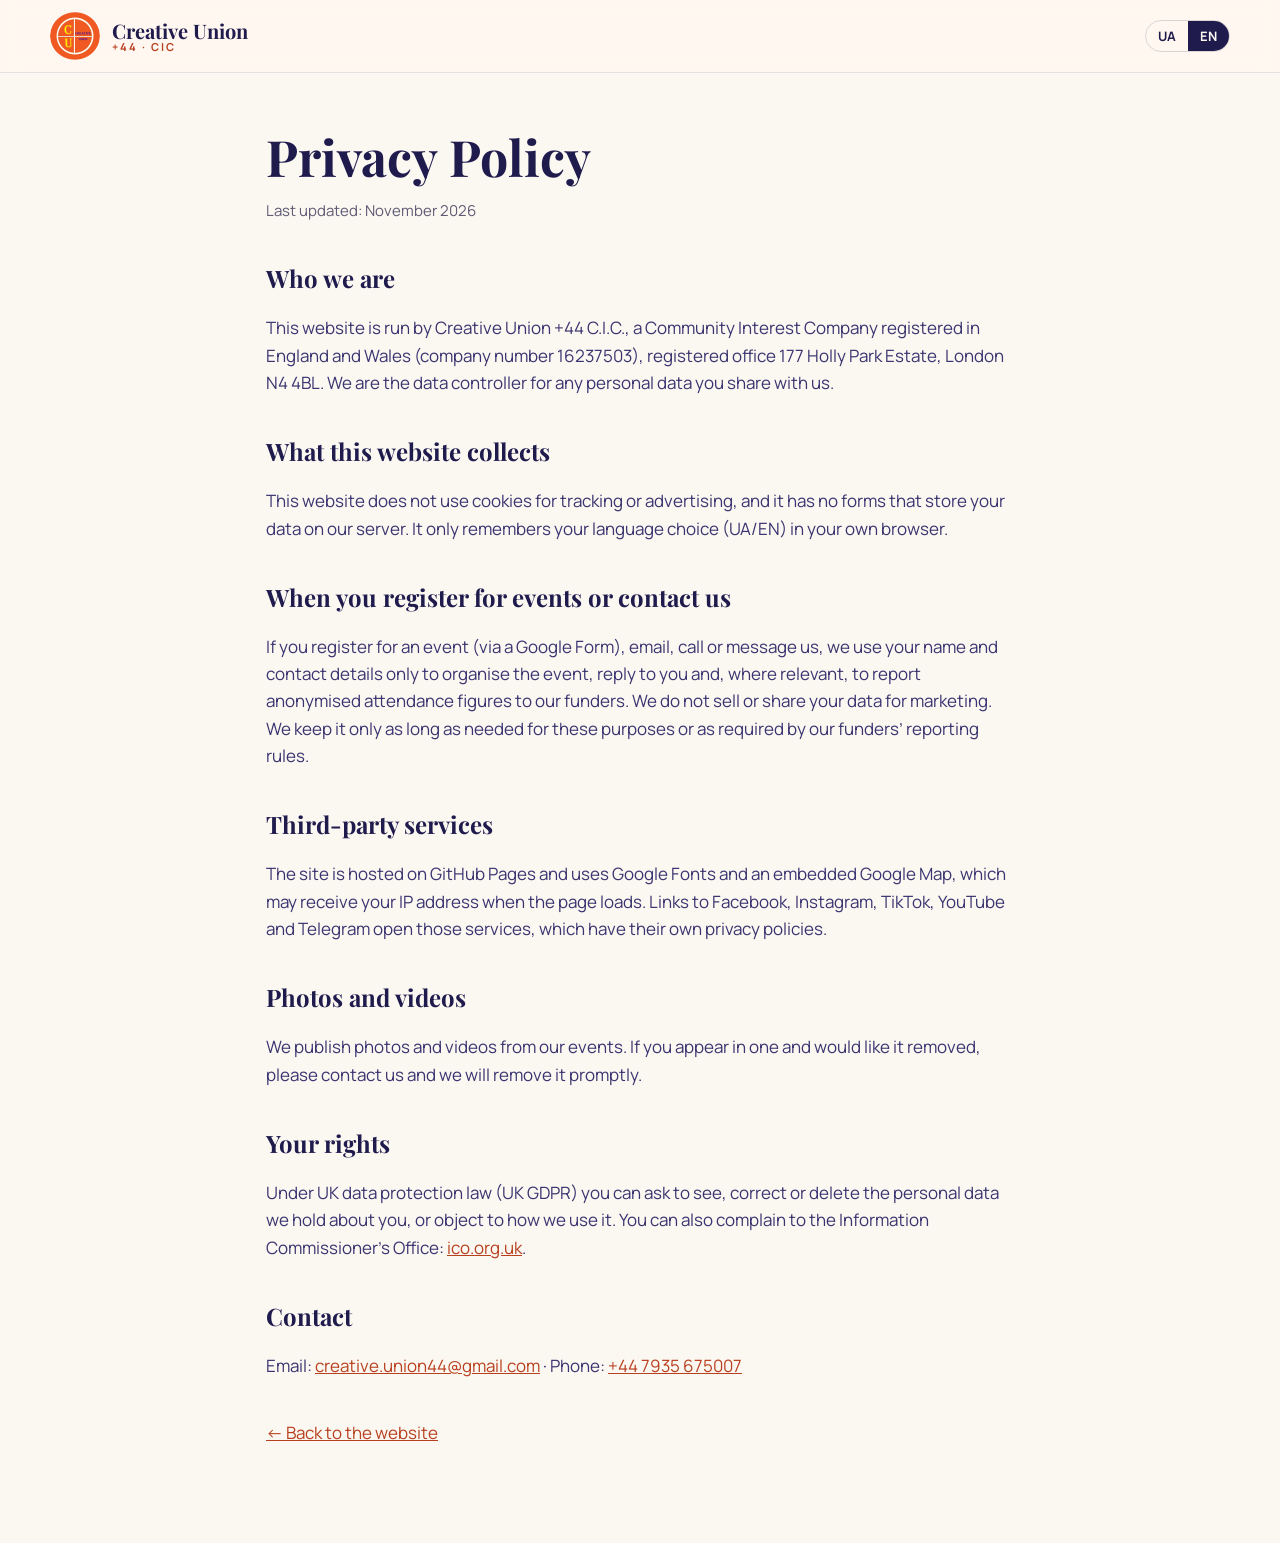
<file: privacy.html>
<!doctype html>
<html lang="en">
<head>
  <meta charset="utf-8">
  <meta name="viewport" content="width=device-width, initial-scale=1">
  <title>Privacy Policy · Creative Union +44 CIC</title>
  <meta name="robots" content="index,follow">
  <link rel="icon" type="image/png" href="img/favicon.png">
  <link rel="preconnect" href="https://fonts.googleapis.com">
  <link rel="preconnect" href="https://fonts.gstatic.com" crossorigin>
  <link href="https://fonts.googleapis.com/css2?family=Manrope:wght@400;600;700;800&family=Playfair+Display:ital,wght@0,700;0,800;1,700&display=swap&subset=cyrillic" rel="stylesheet">
  <link rel="stylesheet" href="styles.css">
  <style>
    .legal { max-width: 780px; margin: 0 auto; padding: 56px 16px 80px; }
    .legal h1 { font-family: var(--serif); font-size: clamp(34px, 5vw, 50px); line-height: 1.1; margin: 0 0 8px; }
    .legal h2 { font-family: var(--serif); font-size: 24px; margin: 36px 0 10px; }
    .legal p, .legal li { color: var(--ink-2); }
    .legal .updated { color: var(--muted); font-size: 15px; margin-bottom: 28px; }
    .legal a { color: var(--orange-deep); }
  </style>
</head>
<body>
<header class="site-header">
  <div class="container nav">
    <a class="brand" href="index.html">
      <span class="brand-mark"><img src="img/logo.png" alt="Creative Union +44 CIC logo"></span>
      <span class="brand-name">Creative Union <small>+44 · CIC</small></span>
    </a>
    <div class="lang" role="group" aria-label="Language" style="margin-left:auto">
      <button data-set="uk" type="button">UA</button>
      <button data-set="en" type="button">EN</button>
    </div>
  </div>
</header>

<main class="legal">
  <h1><span data-l="en">Privacy Policy</span><span data-l="uk">Політика конфіденційності</span></h1>
  <p class="updated"><span data-l="en">Last updated: November 2026</span><span data-l="uk">Оновлено: листопад 2026</span></p>

  <h2><span data-l="en">Who we are</span><span data-l="uk">Хто ми</span></h2>
  <p><span data-l="en">This website is run by Creative Union +44 C.I.C., a Community Interest Company registered in England and Wales (company number 16237503), registered office 177 Holly Park Estate, London N4 4BL. We are the data controller for any personal data you share with us.</span><span data-l="uk">Цей сайт веде Creative Union +44 C.I.C. — Community Interest Company, зареєстрована в Англії та Уельсі (номер компанії 16237503), юридична адреса: 177 Holly Park Estate, London N4 4BL. Ми є контролером персональних даних, якими ви з нами ділитеся.</span></p>

  <h2><span data-l="en">What this website collects</span><span data-l="uk">Що збирає цей сайт</span></h2>
  <p><span data-l="en">This website does not use cookies for tracking or advertising, and it has no forms that store your data on our server. It only remembers your language choice (UA/EN) in your own browser.</span><span data-l="uk">Цей сайт не використовує cookies для відстеження чи реклами й не має форм, які зберігають ваші дані на нашому сервері. Він лише запам’ятовує вибір мови (UA/EN) у вашому браузері.</span></p>

  <h2><span data-l="en">When you register for events or contact us</span><span data-l="uk">Коли ви реєструєтеся на події або пишете нам</span></h2>
  <p><span data-l="en">If you register for an event (via a Google Form), email, call or message us, we use your name and contact details only to organise the event, reply to you and, where relevant, to report anonymised attendance figures to our funders. We do not sell or share your data for marketing. We keep it only as long as needed for these purposes or as required by our funders’ reporting rules.</span><span data-l="uk">Якщо ви реєструєтеся на подію (через Google-форму), пишете, телефонуєте чи надсилаєте нам повідомлення, ми використовуємо ваше ім’я та контакти лише для організації події, відповіді вам і, за потреби, для анонімних звітів про кількість учасників нашим грантодавцям. Ми не продаємо й не передаємо ваші дані для реклами. Ми зберігаємо їх лише стільки, скільки потрібно для цих цілей або вимагають правила звітності грантодавців.</span></p>

  <h2><span data-l="en">Third-party services</span><span data-l="uk">Сторонні сервіси</span></h2>
  <p><span data-l="en">The site is hosted on GitHub Pages and uses Google Fonts and an embedded Google Map, which may receive your IP address when the page loads. Links to Facebook, Instagram, TikTok, YouTube and Telegram open those services, which have their own privacy policies.</span><span data-l="uk">Сайт розміщено на GitHub Pages; він використовує Google Fonts та вбудовану карту Google, які можуть отримати вашу IP-адресу під час завантаження сторінки. Посилання на Facebook, Instagram, TikTok, YouTube і Telegram відкривають ці сервіси, які мають власні політики конфіденційності.</span></p>

  <h2><span data-l="en">Photos and videos</span><span data-l="uk">Фото та відео</span></h2>
  <p><span data-l="en">We publish photos and videos from our events. If you appear in one and would like it removed, please contact us and we will remove it promptly.</span><span data-l="uk">Ми публікуємо фото й відео з наших заходів. Якщо ви є на фото чи відео й хочете, щоб його прибрали, напишіть нам — ми швидко його видалимо.</span></p>

  <h2><span data-l="en">Your rights</span><span data-l="uk">Ваші права</span></h2>
  <p><span data-l="en">Under UK data protection law (UK GDPR) you can ask to see, correct or delete the personal data we hold about you, or object to how we use it. You can also complain to the Information Commissioner’s Office: <a href="https://ico.org.uk" target="_blank" rel="noopener">ico.org.uk</a>.</span><span data-l="uk">Відповідно до законодавства Великої Британії про захист даних (UK GDPR) ви можете попросити переглянути, виправити або видалити ваші персональні дані чи заперечити проти їх використання. Ви також можете звернутися зі скаргою до Information Commissioner’s Office: <a href="https://ico.org.uk" target="_blank" rel="noopener">ico.org.uk</a>.</span></p>

  <h2><span data-l="en">Contact</span><span data-l="uk">Контакти</span></h2>
  <p>Email: <a href="mailto:creative.union44@gmail.com">creative.union44@gmail.com</a> · <span data-l="en">Phone</span><span data-l="uk">Телефон</span>: <a href="tel:+447935675007">+44 7935 675007</a></p>

  <p style="margin-top:40px"><a href="index.html">← <span data-l="en">Back to the website</span><span data-l="uk">Повернутися на сайт</span></a></p>
</main>

<script>
(function(){
  var r=document.documentElement, saved=null;
  try{saved=localStorage.getItem("cu-lang");}catch(e){}
  var nav=(navigator.languages&&navigator.languages[0])||navigator.language||"";
  var q=new URLSearchParams(location.search).get("lang");
  function set(l){ if(l!=="uk"&&l!=="en")l="en"; r.setAttribute("lang",l); try{localStorage.setItem("cu-lang",l);}catch(e){} }
  set(q||saved||(/^(uk|ru)/i.test(nav)?"uk":"en"));
  document.querySelectorAll(".lang [data-set]").forEach(function(b){b.addEventListener("click",function(){set(b.getAttribute("data-set"));});});
})();
</script>
</body>
</html>
</file>
<file: styles.css>
/* Creative Union 44 CIC — site styles
   Brand colours live in :root. Change --orange to match the logo exactly. */

:root {
  /* Harmonised palette built around the brand orange + indigo */
  --orange: #e8502a;       /* brand orange, slightly softened */
  --orange-deep: #b8401f;
  --orange-soft: #fbe8dc;
  --ink: #1f1b4d;          /* deep indigo (brand indigo, toned down) */
  --ink-2: #3a3570;
  --cream: #fbf7f1;
  --paper: #ffffff;
  --sun: #c9973a;          /* muted ochre (brand gold, toned down) */
  --sand: #f3e6cf;
  --teal: #4c5a96;         /* dusty blue (brand blue, toned down) */
  --rose: #eea98a;         /* soft peach */
  --muted: #5f5b75;
  --line: rgba(31, 27, 77, 0.10);
  --line-strong: rgba(31, 27, 77, 0.16);
  --radius: 20px;
  --shadow: 0 18px 40px -24px rgba(31, 27, 77, 0.35);
  --shadow-hover: 0 24px 48px -24px rgba(31, 27, 77, 0.45);
  --max: 1180px;
  --serif: "Playfair Display", Georgia, "Times New Roman", serif;
  --sans: "Manrope", "Segoe UI", Arial, sans-serif;
}

*,
*::before,
*::after { box-sizing: border-box; }

html { scroll-behavior: smooth; scroll-padding-top: 84px; }

body {
  margin: 0;
  background: var(--cream);
  color: var(--ink);
  font-family: var(--sans);
  font-size: 17px;
  line-height: 1.6;
  -webkit-font-smoothing: antialiased;
  overflow-x: hidden;
}

img { max-width: 100%; display: block; }
a { color: inherit; }

/* ---------- language switching ----------
   Every text exists twice: data-l="uk" and data-l="en". */
html[lang="uk"] [data-l="en"],
html[lang="en"] [data-l="uk"] { display: none !important; }

.container { width: min(var(--max), 100% - 32px); margin-inline: auto; }

/* ---------- placeholders (replace before launch) ---------- */
.ph {
  background: repeating-linear-gradient(-45deg, rgba(242,72,34,.10) 0 8px, rgba(242,72,34,.18) 8px 16px);
  outline: 1.5px dashed var(--orange);
  outline-offset: 2px;
  border-radius: 6px;
  padding: 0 4px;
}

/* ---------- header ---------- */
.site-header {
  position: sticky; top: 0; z-index: 50;
  background: rgba(255, 248, 239, 0.88);
  backdrop-filter: blur(10px);
  border-bottom: 1px solid var(--line);
}
.nav { display: flex; align-items: center; gap: 20px; height: 72px; }
.brand { display: flex; align-items: center; gap: 12px; text-decoration: none; }
.brand-mark { width: 50px; height: 50px; flex-shrink: 0; display: grid; place-items: center; }
.brand-mark img { width: 100%; height: 100%; object-fit: contain; border-radius: 50%; }
.brand-name { font-family: var(--serif); font-weight: 700; font-size: 20px; line-height: 1.05; }
.brand-name small { display: block; font-family: var(--sans); font-size: 11px; font-weight: 700; letter-spacing: 2px; color: var(--orange-deep); }

.menu { display: flex; gap: 4px; margin-left: auto; list-style: none; padding: 0; margin-block: 0; }
.menu a {
  text-decoration: none; font-weight: 600; font-size: 15px;
  padding: 8px 12px; border-radius: 999px; transition: background .2s;
}
.menu a:hover { background: var(--orange-soft); }

.lang { display: flex; border: 1px solid var(--line-strong); border-radius: 999px; overflow: hidden; flex-shrink: 0; }
.lang button {
  border: 0; background: transparent; color: var(--ink);
  font: 700 13px var(--sans); padding: 6px 12px; cursor: pointer;
}
html[lang="uk"] .lang [data-set="uk"],
html[lang="en"] .lang [data-set="en"] { background: var(--ink); color: var(--cream); }

.burger { display: none; margin-left: auto; background: none; border: 0; cursor: pointer; padding: 8px; }
.burger span { display: block; width: 24px; height: 2.5px; background: var(--ink); margin: 5px 0; border-radius: 2px; }

/* ---------- buttons ---------- */
.btn {
  display: inline-flex; align-items: center; gap: 10px;
  padding: 14px 26px; border-radius: 999px;
  font-weight: 700; text-decoration: none; border: 1px solid var(--line-strong);
  transition: transform .15s, box-shadow .15s;
}
.btn:hover { transform: translateY(-3px); box-shadow: var(--shadow-hover); }
.btn-primary { background: var(--orange); color: #fff; border-color: var(--orange); }
.btn-primary:hover { box-shadow: var(--shadow-hover); }
.btn-ghost { background: transparent; color: var(--ink); }

/* ---------- hero ---------- */
.hero { position: relative; padding: 72px 0 96px; overflow: hidden; }
.hero-grid { display: grid; grid-template-columns: 1.15fr .85fr; gap: 48px; align-items: center; }
.eyebrow {
  display: inline-block; font-weight: 800; font-size: 13px; letter-spacing: 2.5px; text-transform: uppercase;
  color: var(--orange-deep); margin-bottom: 18px;
}
.hero h1 {
  font-family: var(--serif); font-weight: 800;
  font-size: clamp(42px, 6.4vw, 84px); line-height: 1.02; margin: 0 0 24px;
}
.hero h1 em { font-style: italic; color: var(--orange); }
.hero p.lead { font-size: 20px; color: var(--ink-2); max-width: 560px; margin: 0 0 32px; }
.hero-cta { display: flex; flex-wrap: wrap; gap: 14px; }

.hero-art { position: relative; aspect-ratio: 1; }
.shape { position: absolute; border-radius: 50%; }
.s1 { inset: 6% 6% 6% 6%; background: var(--orange); }
.hero-logo { position: absolute; inset: 4%; width: 92%; height: 92%; object-fit: contain; filter: drop-shadow(10px 12px 0 var(--ink)); z-index: 1; }
.s2 { z-index: 2; width: 22%; height: 22%; right: -2%; top: -2%; background: var(--sun); border: 1px solid var(--line-strong); }
.s3 { z-index: 0; width: 30%; height: 30%; left: -6%; bottom: 4%; background: var(--teal); border: 1px solid var(--line-strong); }
.s4 {
  z-index: 2; width: 16%; height: 16%; right: 4%; bottom: 0%; border-radius: 0;
  background: var(--rose); transform: rotate(14deg); border: 1px solid var(--line-strong);
}
.hero-art .badge {
  position: absolute; inset: 0; display: grid; place-items: center; text-align: center;
  font-family: var(--serif); color: #fff; font-size: clamp(28px, 4vw, 48px); font-weight: 800; line-height: 1.05;
}
.hero-art .badge span { display: block; font-family: var(--sans); font-size: 14px; letter-spacing: 3px; font-weight: 700; margin-top: 10px; }

.ticker {
  background: var(--ink); color: var(--cream); overflow: hidden; white-space: nowrap;
  border-block: 3px solid var(--orange);
}
.ticker-track { display: inline-flex; gap: 40px; padding: 16px 0; animation: ticker 40s linear infinite; }
.ticker-track span { font-family: var(--serif); font-style: italic; font-size: 22px; }
.ticker-track span::after { content: "✺"; color: var(--orange); margin-left: 40px; font-style: normal; }
@keyframes ticker { to { transform: translateX(-50%); } }

/* ---------- sections ---------- */
section.block { padding: 96px 0; }
.section-head { display: flex; flex-wrap: wrap; align-items: end; justify-content: space-between; gap: 16px; margin-bottom: 44px; }
.section-head h2 {
  font-family: var(--serif); font-weight: 800; font-size: clamp(34px, 4.5vw, 56px); line-height: 1.05; margin: 0;
}
.section-head h2 em { color: var(--orange); }
.section-head p { max-width: 460px; color: var(--muted); margin: 0; }
.num { font-family: var(--serif); font-style: italic; color: var(--orange); font-size: 20px; display: block; margin-bottom: 6px; }

.alt { background: var(--paper); }
.dark { background: var(--ink); color: var(--cream); }
.dark .section-head p { color: rgba(255, 248, 239, .7); }

/* about */
.about-grid { display: grid; grid-template-columns: 1fr 1fr; gap: 56px; align-items: start; }
.about-text p { margin: 0 0 18px; }
.about-text .big { font-family: var(--serif); font-size: 26px; line-height: 1.35; }
.values { display: grid; gap: 16px; }
.value {
  display: flex; gap: 18px; padding: 22px; border-radius: var(--radius);
  background: var(--cream); border: 1px solid var(--line-strong);
}
.value .ico {
  flex-shrink: 0; width: 52px; height: 52px; border-radius: 14px; display: grid; place-items: center;
  font-size: 24px; border: 1px solid var(--line-strong);
}
.value h3 { margin: 0 0 4px; font-size: 19px; }
.value p { margin: 0; color: var(--muted); font-size: 15.5px; }

/* directions */
.dir-grid { display: grid; grid-template-columns: repeat(auto-fill, minmax(260px, 1fr)); gap: 20px; }
.dir {
  position: relative; padding: 28px 26px 30px; border-radius: var(--radius);
  background: var(--paper); border: 1px solid var(--line-strong);
  transition: transform .2s, box-shadow .2s;
}
.dir:hover { transform: translateY(-3px); box-shadow: var(--shadow-hover); }
.dir .ico {
  width: 58px; height: 58px; border-radius: 50%; display: grid; place-items: center;
  font-size: 26px; margin-bottom: 18px; border: 1px solid var(--line-strong);
}
.dir h3 { font-family: var(--serif); font-size: 25px; margin: 0 0 8px; line-height: 1.15; }
.dir p { margin: 0; color: var(--muted); font-size: 15.5px; }
.dir.featured { background: var(--orange); color: #fff; }
.dir.featured p { color: rgba(255,255,255,.9); }
.bg-orange { background: var(--orange); }
.bg-sun { background: var(--sun); }
.bg-teal { background: var(--teal); }
.bg-rose { background: var(--rose); }
.bg-soft { background: var(--orange-soft); }
.bg-paper { background: var(--paper); }

/* events */
.events { display: grid; grid-template-columns: repeat(3, 1fr); gap: 20px; }
.event {
  display: flex; flex-direction: column; border-radius: var(--radius); overflow: hidden;
  background: var(--paper); color: var(--ink); border: 1px solid var(--line-strong);
}
.event-date {
  display: flex; align-items: baseline; gap: 10px; padding: 20px 24px;
  background: var(--orange); color: #fff; border-bottom: 2px solid var(--ink);
}
.event-date b { font-family: var(--serif); font-size: 44px; line-height: 1; }
.event-date span { font-weight: 700; text-transform: uppercase; letter-spacing: 1.5px; font-size: 14px; }
.event-body { padding: 22px 24px 26px; display: flex; flex-direction: column; gap: 10px; flex: 1; }
.tag {
  align-self: flex-start; font-size: 12px; font-weight: 800; letter-spacing: 1px; text-transform: uppercase;
  padding: 4px 10px; border-radius: 999px; background: var(--orange-soft); color: var(--orange-deep);
}
.event h3 { margin: 0; font-size: 21px; line-height: 1.25; }
.event .meta { color: var(--muted); font-size: 15px; margin: 0; }
.event .more { margin-top: auto; font-weight: 700; color: var(--orange-deep); text-decoration: none; }

/* projects done */
.projects { display: grid; grid-template-columns: repeat(3, 1fr); gap: 22px; }
.project { border-radius: var(--radius); overflow: hidden; background: var(--cream); border: 1px solid var(--line-strong); }
.project .thumb {
  aspect-ratio: 4 / 3; display: grid; place-items: center; border-bottom: 2px solid var(--ink);
  font-family: var(--serif); font-style: italic; font-size: 20px; color: var(--ink); text-align: center; padding: 16px;
}
.project .info { padding: 20px 22px 24px; }
.project .info small { font-weight: 700; color: var(--orange-deep); letter-spacing: 1px; text-transform: uppercase; font-size: 12px; }
.project h3 { margin: 6px 0 6px; font-size: 20px; line-height: 1.25; }
.project p { margin: 0; color: var(--muted); font-size: 15px; }

/* plans timeline */
.timeline { position: relative; display: grid; gap: 22px; padding-left: 36px; }
.timeline::before { content: ""; position: absolute; left: 11px; top: 6px; bottom: 6px; width: 3px; background: var(--orange); border-radius: 2px; }
.step { position: relative; padding: 22px 26px; border-radius: var(--radius); background: var(--paper); border: 1px solid var(--line-strong); }
.step::before {
  content: ""; position: absolute; left: -34px; top: 26px; width: 20px; height: 20px; border-radius: 50%;
  background: var(--sun); border: 1px solid var(--line-strong);
}
.step .when { font-weight: 800; color: var(--orange-deep); letter-spacing: 1px; text-transform: uppercase; font-size: 13px; }
.step h3 { margin: 4px 0 6px; font-family: var(--serif); font-size: 24px; }
.step p { margin: 0; color: var(--muted); }

/* video */
.videos { display: grid; grid-template-columns: 1fr 1fr; gap: 24px; }
.video-card { border-radius: var(--radius); overflow: hidden; background: #0a0150; border: 2px solid var(--orange); }
.video-frame {
  aspect-ratio: 16 / 9; display: grid; place-items: center; text-align: center; padding: 20px;
  background: radial-gradient(circle at 30% 30%, #2a1f86, #0a0150);
}
.video-frame iframe, .video-frame video { width: 100%; height: 100%; border: 0; }
.play {
  width: 78px; height: 78px; border-radius: 50%; background: var(--orange); display: grid; place-items: center;
  margin: 0 auto 14px; box-shadow: 0 0 0 10px rgba(242,72,34,.25);
}
.play::after { content: ""; border-left: 24px solid #fff; border-block: 15px solid transparent; margin-left: 6px; }
.video-card h3 { margin: 0; padding: 18px 22px 4px; font-size: 20px; }
.video-card p { margin: 0; padding: 0 22px 22px; color: rgba(255,248,239,.7); font-size: 15px; }

/* team */
.team { display: grid; grid-template-columns: repeat(5, 1fr); gap: 22px; }
.member { text-align: center; }
.avatar {
  aspect-ratio: 1; border-radius: 50%; border: 1px solid var(--line-strong); margin: 0 auto 16px; width: 82%;
  display: grid; place-items: center; font-family: var(--serif); font-size: 48px; font-weight: 800; color: var(--ink);
}
.member h3 { margin: 0; font-size: 19px; }
.member p { margin: 4px 0 0; color: var(--muted); font-size: 15px; }

/* join band */
.join {
  border-radius: 32px; padding: 56px; background: var(--orange); color: #fff; border: 1px solid var(--line-strong);
  display: grid; grid-template-columns: 1.4fr 1fr; gap: 32px; align-items: center; box-shadow: var(--shadow-hover);
}
.join h2 { font-family: var(--serif); font-size: clamp(32px, 4vw, 50px); margin: 0 0 12px; line-height: 1.05; }
.join p { margin: 0; font-size: 18px; }
.join .actions { display: flex; flex-wrap: wrap; gap: 12px; justify-content: flex-end; }
.join .btn { background: #fff; color: var(--ink); border-color: var(--ink); }
.join .btn.dark-btn { background: var(--ink); color: #fff; }

/* contacts */
.contact-grid { display: grid; grid-template-columns: 1fr 1fr; gap: 28px; }
.contact-list { display: grid; gap: 14px; }
.contact-item {
  display: flex; gap: 16px; align-items: center; padding: 18px 22px; border-radius: 18px;
  background: var(--paper); border: 1px solid var(--line-strong); text-decoration: none;
}
.contact-item .ico {
  width: 48px; height: 48px; border-radius: 50%; display: grid; place-items: center; font-size: 20px;
  background: var(--orange-soft); flex-shrink: 0;
}
.contact-item small { display: block; color: var(--muted); font-size: 13px; font-weight: 700; text-transform: uppercase; letter-spacing: 1px; }
.contact-item b { font-size: 18px; word-break: break-word; }
.socials { display: flex; flex-wrap: wrap; gap: 10px; margin-top: 8px; }
.socials a {
  text-decoration: none; font-weight: 700; padding: 10px 18px; border-radius: 999px;
  background: var(--ink); color: var(--cream); font-size: 15px;
}
.socials a:hover { background: var(--orange); }
.map-box {
  border-radius: var(--radius); border: 1px solid var(--line-strong); background: var(--orange-soft);
  min-height: 320px; display: grid; place-items: center; text-align: center; padding: 24px; overflow: hidden;
}
.map-box iframe { width: 100%; height: 100%; min-height: 320px; border: 0; }

/* footer */
footer { background: var(--ink); color: rgba(255,248,239,.8); padding: 48px 0 32px; margin-top: 96px; }
.foot { display: flex; flex-wrap: wrap; gap: 24px; justify-content: space-between; align-items: center; }
.foot .brand-name { color: var(--cream); }
.foot-brand { display: flex; align-items: center; gap: 14px; margin-bottom: 10px; }
.foot small { display: block; font-size: 14px; }
.foot-links { display: flex; flex-wrap: wrap; gap: 18px; }
.foot-links a { text-decoration: none; font-weight: 600; }
.foot-links a:hover { color: var(--orange); }

/* reveal on scroll */
.reveal { opacity: 0; transform: translateY(24px); transition: opacity .7s ease, transform .7s ease; }
.reveal.in { opacity: 1; transform: none; }

@media (prefers-reduced-motion: reduce) {
  html { scroll-behavior: auto; }
  .reveal { opacity: 1; transform: none; transition: none; }
  .ticker-track { animation: none; }
}

/* ---------- responsive ---------- */
@media (max-width: 1060px) {
  .menu {
    display: none; position: absolute; top: 72px; left: 0; right: 0; flex-direction: column;
    background: var(--cream); padding: 12px 16px 20px; border-bottom: 2px solid var(--ink);
  }
  .menu.open { display: flex; }
  .menu a { display: block; padding: 12px 14px; font-size: 17px; }
  .burger { display: block; margin-left: auto; }
  .lang { margin-left: 0; }
}
@media (max-width: 900px) {
  .hero-grid, .about-grid, .contact-grid, .join { grid-template-columns: 1fr; }
  .hero-art { max-width: 380px; margin: 0 auto; width: 100%; }
  .events, .projects { grid-template-columns: 1fr 1fr; }
  .team { grid-template-columns: 1fr 1fr; }
  .videos { grid-template-columns: 1fr; }
  .join { padding: 36px 28px; }
  .join .actions { justify-content: flex-start; }
}
@media (max-width: 600px) {
  body { font-size: 16px; }
  section.block { padding: 72px 0; }
  .hero { padding: 48px 0 64px; }
  .events, .projects { grid-template-columns: 1fr; }
  .brand-name { font-size: 17px; }
  .brand-name small { letter-spacing: 1px; }
}

/* partners */
.partner-group {
  font-size: 13px; font-weight: 800; letter-spacing: 2px; text-transform: uppercase;
  color: var(--orange-deep); margin: 36px 0 16px;
}
.partner-group:first-of-type { margin-top: 0; }
.partners { display: grid; grid-template-columns: repeat(auto-fill, minmax(250px, 1fr)); gap: 18px; }
.partner {
  position: relative; padding: 24px 24px 22px; border-radius: var(--radius);
  background: var(--paper); border: 1px solid var(--line-strong); transition: transform .2s, box-shadow .2s;
}
.partner:hover { transform: translateY(-3px); box-shadow: var(--shadow-hover); }
.partner .flag { font-size: 26px; display: block; margin-bottom: 10px; }
.partner h4 { font-family: var(--serif); font-size: 22px; line-height: 1.2; margin: 0 0 6px; }
.partner p { margin: 0; color: var(--muted); font-size: 15px; }
.partner-logo { width: 96px; height: 96px; object-fit: contain; margin-bottom: 12px; }
.dir-link { display: inline-block; margin-top: 14px; font-weight: 700; color: var(--orange-deep); text-decoration: none; }
.dir-link:hover { text-decoration: underline; }
.dir.featured .dir-link { color: #fff; }
.yt-link { display: inline-block; margin-top: 10px; font-weight: 700; color: var(--orange); text-decoration: none; }
.yt-link:hover { text-decoration: underline; }

/* Lady Club London */
.club { background: var(--orange-soft); }
.club-grid { display: grid; grid-template-columns: 1fr 1fr; gap: 56px; align-items: center; }
.club-photo { margin: 0; position: relative; }
.club-photo img {
  width: 100%; height: auto; border-radius: 28px; border: 1px solid var(--line-strong);
  box-shadow: var(--shadow-hover); 
}
.club-text h2 { font-family: var(--serif); font-weight: 800; font-size: clamp(38px, 5vw, 62px); line-height: 1.02; margin: 0 0 20px; }
.club-text h2 em { color: var(--orange); }
.club-text .big { font-family: var(--serif); font-size: 24px; line-height: 1.4; margin: 0 0 16px; }
.club-text p { margin: 0 0 28px; }
@media (max-width: 900px) {
  .club-grid { grid-template-columns: 1fr; gap: 40px; }
  .club-photo img { box-shadow: var(--shadow-hover); }
}
.rhythm { display: grid; grid-template-columns: 1fr 1fr; gap: 14px; margin: 0 0 18px; }
.rhythm-item {
  background: var(--paper); border: 1px solid var(--line-strong); border-radius: 18px; padding: 16px 18px;
  font-size: 15.5px; line-height: 1.5;
}
.rhythm-item b { display: block; font-family: var(--serif); font-size: 21px; color: var(--orange-deep); margin-bottom: 4px; }

/* Creative Union ART */
.art { background: var(--ink); color: var(--cream); }
.art-grid { display: grid; grid-template-columns: 1.1fr .9fr; gap: 56px; align-items: center; }
.art .eyebrow { color: var(--sun); }
.art-text h2 { font-family: var(--serif); font-weight: 800; font-size: clamp(38px, 5vw, 62px); line-height: 1.02; margin: 0 0 20px; }
.art-text h2 em { color: var(--orange); }
.art-text .big { font-family: var(--serif); font-style: italic; font-size: 26px; line-height: 1.35; margin: 0 0 18px; }
.art-text p { margin: 0 0 16px; color: rgba(255,248,239,.85); }
.art-text .btn { margin-top: 12px; }
.art-tiles { display: grid; grid-template-columns: 1fr 1fr; gap: 16px; }
.tile {
  aspect-ratio: 1; border-radius: 24px; border: 0; display: flex; align-items: flex-end;
  padding: 18px; font-family: var(--serif); font-weight: 800; font-size: 22px; line-height: 1.1; color: var(--ink);
}
.t1 { background: var(--orange); color: #fff; border-radius: 50% 50% 24px 24px; }
.t2 { background: var(--sun); transform: translateY(24px); }
.t3 { background: var(--teal); color: #fff; }
.t4 { background: var(--rose); color: #fff; border-radius: 24px 24px 50% 50%; transform: translateY(24px); align-items: flex-start; }
@media (max-width: 900px) {
  .art-grid { grid-template-columns: 1fr; gap: 40px; }
  .art-tiles { max-width: 420px; }
}
@media (max-width: 600px) {
  .rhythm { grid-template-columns: 1fr; }
  .tile { font-size: 18px; padding: 14px; }
}
.btn-ghost-light { color: var(--cream); border-color: var(--cream); margin-left: 8px; }
.btn-ghost-light:hover { box-shadow: var(--shadow-hover); }
.thumb-img { padding: 0 !important; overflow: hidden; display: block; }
.thumb-img img { width: 100%; height: 100%; object-fit: cover; object-position: center 35%; transition: transform .4s; }
.thumb-img:hover img { transform: scale(1.04); }
.about-photo {
  width: 100%; height: auto; margin-top: 12px; border-radius: 24px; border: 1px solid var(--line-strong);
  box-shadow: var(--shadow-hover);
}
.thumb-text { flex-direction: column; gap: 4px; color: #fff !important; font-style: normal !important; }
.thumb-text .tt-big { font-family: var(--serif); font-weight: 800; font-size: 48px; line-height: 1; }
.thumb-text .tt-small { font-family: var(--sans); font-weight: 700; font-size: 14px; letter-spacing: 2px; text-transform: uppercase; }
.mission { font-size: 18px; padding: 18px 20px; border-left: 5px solid var(--orange); background: var(--orange-soft); border-radius: 0 16px 16px 0; }
.gallery { display: grid; grid-template-columns: repeat(3, 1fr); gap: 18px; }
.gallery figure { margin: 0; }
.gallery img, .gallery video {
  display: block; width: 100%; aspect-ratio: 4 / 5; object-fit: cover; border-radius: 20px;
  border: 1px solid var(--line-strong); background: var(--ink);
}
.gallery figcaption { margin-top: 8px; font-size: 14px; font-weight: 600; color: var(--muted); }
@media (max-width: 900px) { .gallery { grid-template-columns: 1fr 1fr; } }
#projects .partner-group { margin-top: 56px; }
.video-frame video { width: 100%; height: 100%; object-fit: contain; background: #000; }
.video-frame:has(video) { padding: 0; }
.videos { align-items: start; }
.video-frame { position: relative; }
.video-frame video { position: absolute; inset: 0; }

/* ART mosaic */
.art-mosaic { display: grid; grid-template-columns: 1.3fr 1fr; grid-template-rows: 1fr 1fr 1fr; gap: 14px; aspect-ratio: 1; }
.art-mosaic img { width: 100%; height: 100%; object-fit: cover; border-radius: 18px; border: 0; }
.art-mosaic .m1 { grid-row: 1 / 3; }
.art-mosaic .m2 { grid-row: 1 / 2; }
.art-mosaic .m3 { grid-row: 2 / 4; }
.art-mosaic .m4 { grid-row: 3 / 4; grid-column: 1; }

/* exhibition */
.exhibition { background: var(--cream); }
.exhibition .section-head h2 em { color: var(--orange); }
.exh-grid { display: grid; grid-template-columns: 1.15fr .85fr; gap: 48px; align-items: start; }
.facts { list-style: none; padding: 0; margin: 0 0 22px; display: grid; gap: 10px; }
.facts li { display: grid; grid-template-columns: 190px 1fr; gap: 14px; padding-bottom: 10px; border-bottom: 1px solid var(--line); }
.facts b { color: var(--orange-deep); font-size: 13px; letter-spacing: 1.5px; text-transform: uppercase; padding-top: 3px; }
.artists { list-style: none; padding: 0; margin: 0; display: flex; flex-wrap: wrap; gap: 8px; }
.artists li { padding: 6px 14px; border: 1px solid var(--line-strong); border-radius: 999px; font-weight: 600; font-size: 15px; background: var(--paper); }
.exh-media video { width: 100%; aspect-ratio: 9 / 16; max-height: 560px; object-fit: cover; border-radius: 22px; border: 1px solid var(--line-strong); background: #000; display: block; }
.exh-posters { display: grid; grid-template-columns: 1fr 1fr; gap: 12px; margin-top: 12px; }
.exh-posters img { width: 100%; aspect-ratio: 4 / 5; object-fit: cover; object-position: top; border-radius: 14px; border: 1px solid var(--line-strong); }
.bios { display: grid; grid-template-columns: repeat(4, 1fr); gap: 16px; }
.bio { background: var(--paper); border: 1px solid var(--line-strong); border-radius: 18px; padding: 20px; }
.bio h4 { font-family: var(--serif); font-size: 21px; margin: 0 0 8px; }
.bio p { margin: 0; font-size: 15px; color: var(--muted); }
.member-bio { font-size: 14px !important; margin-top: 8px !important; }
.project a { color: var(--orange-deep); font-weight: 700; }
@media (max-width: 1000px) { .bios { grid-template-columns: 1fr 1fr; } }
@media (max-width: 900px) {
  .exh-grid { grid-template-columns: 1fr; }
  .exh-media { max-width: 420px; }
  .facts li { grid-template-columns: 1fr; gap: 2px; }
}
@media (max-width: 600px) { .bios { grid-template-columns: 1fr; } }
.avatar { overflow: hidden; }
.avatar img { width: 100%; height: 100%; object-fit: cover; }
.bio img { width: 100%; aspect-ratio: 4 / 3; object-fit: cover; border-radius: 12px; margin-bottom: 14px; border: 1px solid var(--line-strong); }
.art-programs { display: grid; grid-template-columns: repeat(4, 1fr); gap: 16px; margin-top: 56px; }
.art-programs article { border: 2px solid rgba(255,248,239,.35); border-radius: 20px; padding: 22px; }
.art-programs .pn { font-family: var(--serif); font-style: italic; color: var(--orange); font-size: 22px; }
.art-programs h3 { font-family: var(--serif); font-size: 21px; margin: 6px 0 8px; color: var(--cream); line-height: 1.2; }
.art-programs p { margin: 0; font-size: 15px; color: rgba(255,248,239,.78); }
.art-quote { font-family: var(--serif); font-style: italic; font-size: clamp(20px, 2.4vw, 28px); text-align: center; color: var(--sun); margin: 44px auto 0; max-width: 820px; }
@media (max-width: 1000px) { .art-programs { grid-template-columns: 1fr 1fr; } }
@media (max-width: 600px) { .art-programs { grid-template-columns: 1fr; } }
.avatar.bg-teal { color: #fff; }

/* three pillars */
.pillars { display: grid; grid-template-columns: repeat(3, 1fr); gap: 22px; }
.pillar {
  display: flex; flex-direction: column; gap: 10px; padding: 32px 28px; border-radius: 28px;
  border: 1px solid var(--line-strong); text-decoration: none; transition: transform .2s, box-shadow .2s; color: var(--ink);
}
.pillar:hover { transform: translateY(-3px); box-shadow: var(--shadow-hover); }
.pillar .ico { font-size: 34px; }
.pillar h3 { font-family: var(--serif); font-size: 30px; line-height: 1.1; margin: 0; }
.pillar p { margin: 0; flex: 1; }
.pl-club { background: var(--orange-soft); }
.pl-art { background: var(--ink); color: var(--cream); }
.pl-art .dir-link { color: var(--sun); }
.pl-edu { background: var(--sun); }
.pl-edu .dir-link { color: var(--ink); }
.sub-head { margin-top: 56px !important; }
.art .partner-group { color: var(--sun); }
.art-more { margin: 28px 0 0; text-align: center; }
.art-more a { color: var(--sun); font-weight: 700; font-size: 18px; text-decoration: none; }
.art-more a:hover { text-decoration: underline; }
.topics { list-style: none; padding: 0; margin: 0 0 32px; display: flex; flex-wrap: wrap; gap: 10px; }
.topics li { padding: 8px 16px; border-radius: 999px; background: var(--ink); color: var(--cream); font-weight: 700; font-size: 15px; }
#education .projects { grid-template-columns: repeat(2, 1fr); }
@media (max-width: 900px) { .pillars { grid-template-columns: 1fr; } }
@media (max-width: 600px) { #education .projects { grid-template-columns: 1fr; } }
#education .project .thumb { aspect-ratio: 16 / 9; }
.event-feature { display: grid; grid-template-columns: 380px 1fr; gap: 0; border: 1px solid var(--line-strong); border-radius: 28px; overflow: hidden; background: var(--paper); box-shadow: var(--shadow-hover); }
.ef-poster { background: #1a0b3a; display: flex; align-items: center; }
.ef-poster img { width: 100%; height: auto; display: block; }
.ef-body { padding: 32px 36px; display: flex; flex-direction: column; gap: 12px; align-items: flex-start; }
.ef-body .event-date { border-radius: 16px; border: 1px solid var(--line-strong); }
.ef-body h3 { font-family: var(--serif); font-size: clamp(24px, 2.6vw, 34px); line-height: 1.15; margin: 0; }
.ef-body p { margin: 0; }
.ef-body .meta { color: var(--muted); font-size: 15.5px; }
.ef-body .btn { margin-top: 8px; }
@media (max-width: 900px) { .event-feature { grid-template-columns: 1fr; } .ef-poster img { max-height: 520px; } .ef-body { padding: 24px; } }


/* ===== Harmonised look (overrides) ===== */
.lang { border: 1px solid var(--line-strong); }
.btn { border: 1px solid transparent; }
.btn-ghost { border-color: var(--ink); }
.btn-primary:hover, .btn:hover { box-shadow: 0 10px 24px -12px rgba(232,80,42,.6); }
.btn-ghost:hover { box-shadow: none; background: var(--ink); color: var(--cream); }
.project, .event, .dir, .partner, .bio, .step, .contact-item, .value, .rhythm-item, .pillar, .event-feature {
  box-shadow: var(--shadow);
}
.event-feature { box-shadow: var(--shadow); }
.club-photo img, .about-photo { box-shadow: var(--shadow); }
.join { box-shadow: var(--shadow); border: 0; }
.ticker { border-block: 0; }
.ticker-track span::after { color: var(--sun); }
.pl-edu { background: var(--sand); }
.pl-club { background: var(--orange-soft); }
.pl-art { border-color: transparent; }
.avatar { border: 3px solid var(--paper); box-shadow: var(--shadow); }
.avatar.bg-teal, .avatar.bg-rose { color: #fff; }
.tile { border: 0; }

/* ===== Hero video ===== */
.hero-art { position: relative; aspect-ratio: auto; display: flex; justify-content: center; }
.hero-video {
  position: relative; width: min(100%, 440px); aspect-ratio: 4 / 5;
  border-radius: 999px 999px 28px 28px; overflow: hidden;
  box-shadow: 0 40px 80px -40px rgba(31,27,77,.55); background: var(--ink);
}
.hero-video video { width: 100%; height: 100%; object-fit: cover; display: block; }
.hero-video::after {
  content: ""; position: absolute; inset: 0; pointer-events: none;
  background: linear-gradient(180deg, rgba(31,27,77,0) 55%, rgba(31,27,77,.35) 100%);
}
.hero-dot {
  position: absolute; width: 58%; aspect-ratio: 1; border-radius: 50%;
  background: var(--orange-soft); right: -6%; top: 8%; z-index: -1;
}
.hero-badge {
  position: absolute; width: 112px; height: 112px; left: calc(50% - 220px - 20px); bottom: 28px;
  border-radius: 50%; background: var(--paper); padding: 4px; box-shadow: var(--shadow-hover);
}
@media (max-width: 900px) {
  .hero-video { width: min(100%, 360px); }
  .hero-badge { width: 84px; height: 84px; left: calc(50% - 180px - 10px); bottom: 18px; }
}
@media (max-width: 420px) { .hero-badge { left: 4px; } }
.art .project h3 { color: var(--ink); }
.art .project .info small { color: var(--orange-deep); }
</file>
